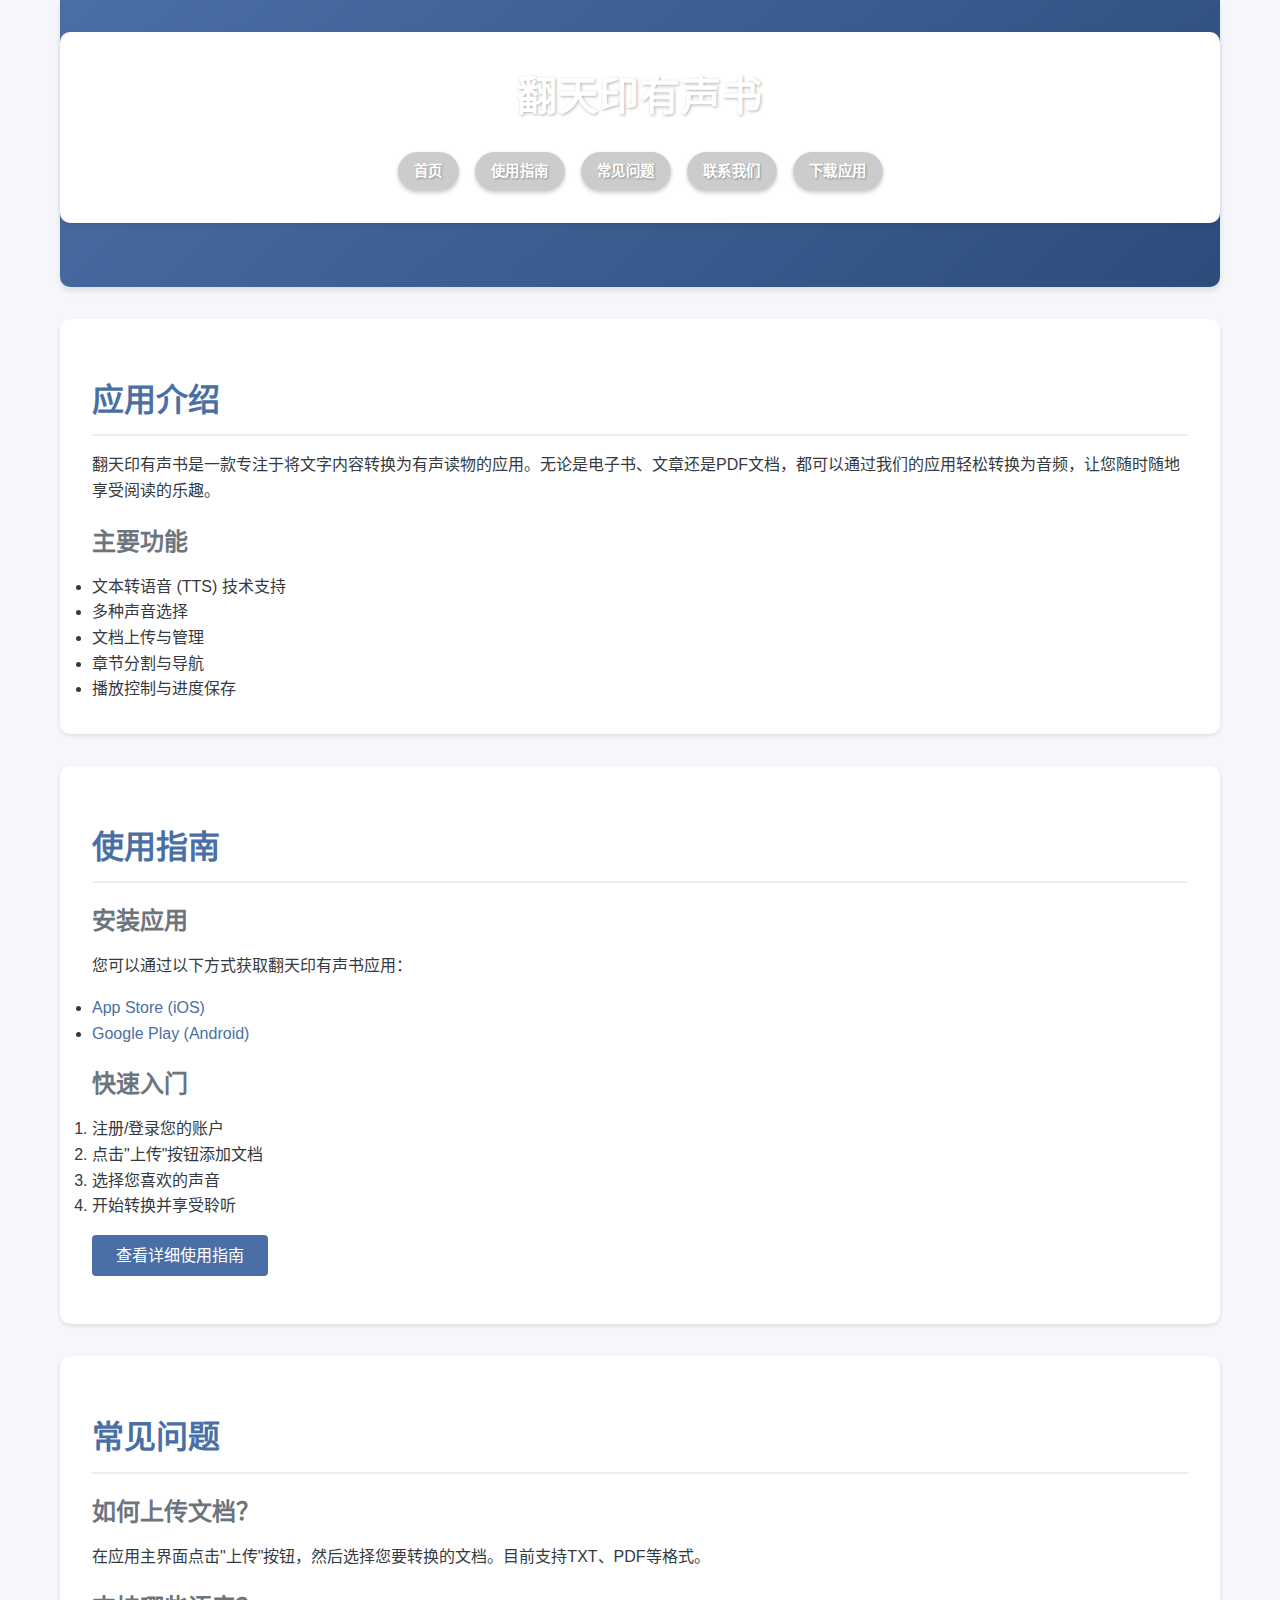
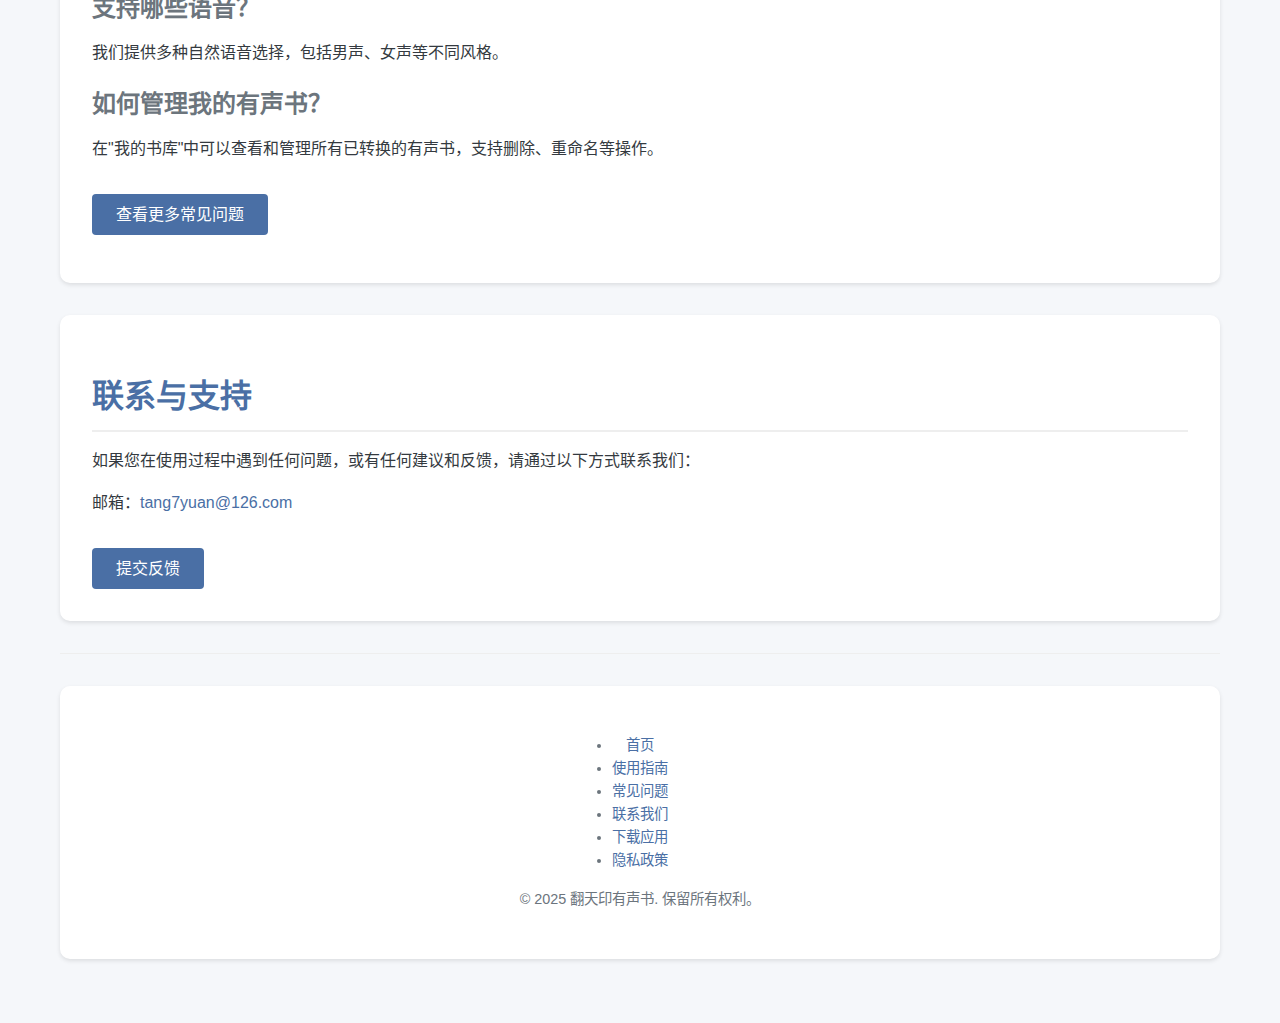
<file: index.html>
<!DOCTYPE html>
<html lang="zh-CN">

<head>
    <meta charset="UTF-8">
    <meta name="viewport" content="width=device-width, initial-scale=1.0">
    <title>翻天印有声书 - 有声书应用技术支持</title>
    <link rel="stylesheet" href="styles.css">
</head>

<body>
    <header>
        <div class="container">
            <div class="logo">
                <h1>翻天印有声书</h1>
            </div>
            <nav>
                <ul>
                    <li><a href="index.html">首页</a></li>
                    <li><a href="guide.html">使用指南</a></li>
                    <li><a href="faq.html">常见问题</a></li>
                    <li><a href="contact.html">联系我们</a></li>
                    <li><a href="download.html">下载应用</a></li>
                </ul>
            </nav>
        </div>
    </header>
    
    <main>

    <div class="container">
        <h2>应用介绍</h2>
        <p>翻天印有声书是一款专注于将文字内容转换为有声读物的应用。无论是电子书、文章还是PDF文档，都可以通过我们的应用轻松转换为音频，让您随时随地享受阅读的乐趣。</p>

        <h3>主要功能</h3>
        <ul>
            <li>文本转语音 (TTS) 技术支持</li>
            <li>多种声音选择</li>
            <li>文档上传与管理</li>
            <li>章节分割与导航</li>
            <li>播放控制与进度保存</li>
        </ul>
    </div>

    <div class="container">
        <h2>使用指南</h2>
        <h3>安装应用</h3>
        <p>您可以通过以下方式获取翻天印有声书应用：</p>
        <ul>
            <li><a href="#">App Store (iOS)</a></li>
            <li><a href="#">Google Play (Android)</a></li>
        </ul>

        <h3>快速入门</h3>
        <ol>
            <li>注册/登录您的账户</li>
            <li>点击"上传"按钮添加文档</li>
            <li>选择您喜欢的声音</li>
            <li>开始转换并享受聆听</li>
        </ol>
        <p><a href="guide.html" class="button">查看详细使用指南</a></p>
    </div>

    <div class="container">
        <h2>常见问题</h2>
        <h3>如何上传文档？</h3>
        <p>在应用主界面点击"上传"按钮，然后选择您要转换的文档。目前支持TXT、PDF等格式。</p>

        <h3>支持哪些语音？</h3>
        <p>我们提供多种自然语音选择，包括男声、女声等不同风格。</p>

        <h3>如何管理我的有声书？</h3>
        <p>在"我的书库"中可以查看和管理所有已转换的有声书，支持删除、重命名等操作。</p>

        <p><a href="faq.html" class="button">查看更多常见问题</a></p>
    </div>

    <div class="container">
        <h2>联系与支持</h2>
        <p>如果您在使用过程中遇到任何问题，或有任何建议和反馈，请通过以下方式联系我们：</p>
        <p>邮箱：<a href="mailto:tang7yuan@126.com">tang7yuan@126.com</a></p>

        <a href="contact.html" class="button">提交反馈</a>
    </div>

    </main>
    
    <footer>
        <div class="container">
            <div class="footer-links">
                <ul>
                    <li><a href="index.html">首页</a></li>
                    <li><a href="guide.html">使用指南</a></li>
                    <li><a href="faq.html">常见问题</a></li>
                    <li><a href="contact.html">联系我们</a></li>
                    <li><a href="download.html">下载应用</a></li>
                    <li><a href="privacy-policy.html">隐私政策</a></li>
                </ul>
            </div>
            <p class="copyright">&copy; 2025 翻天印有声书. 保留所有权利。</p>
        </div>
    </footer>
    <script src="scripts.js"></script>
</body>

</html>
</file>
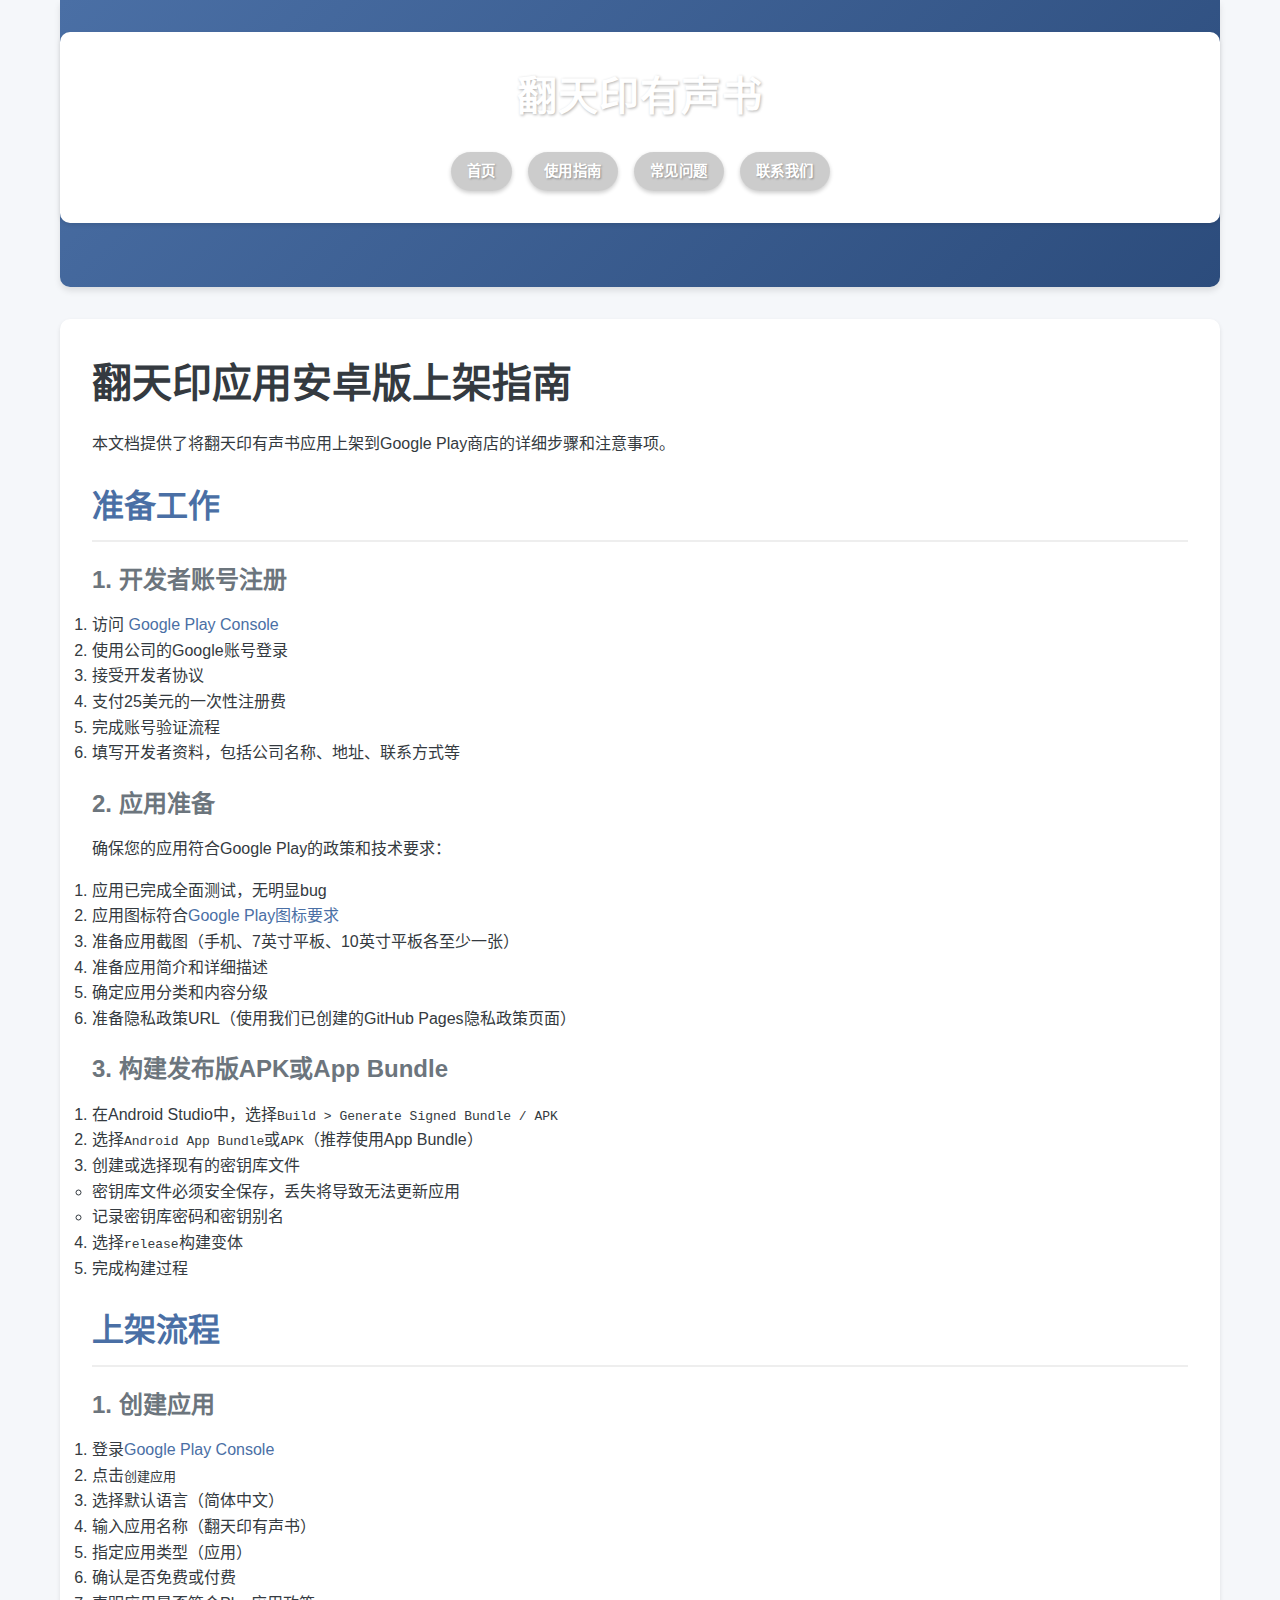
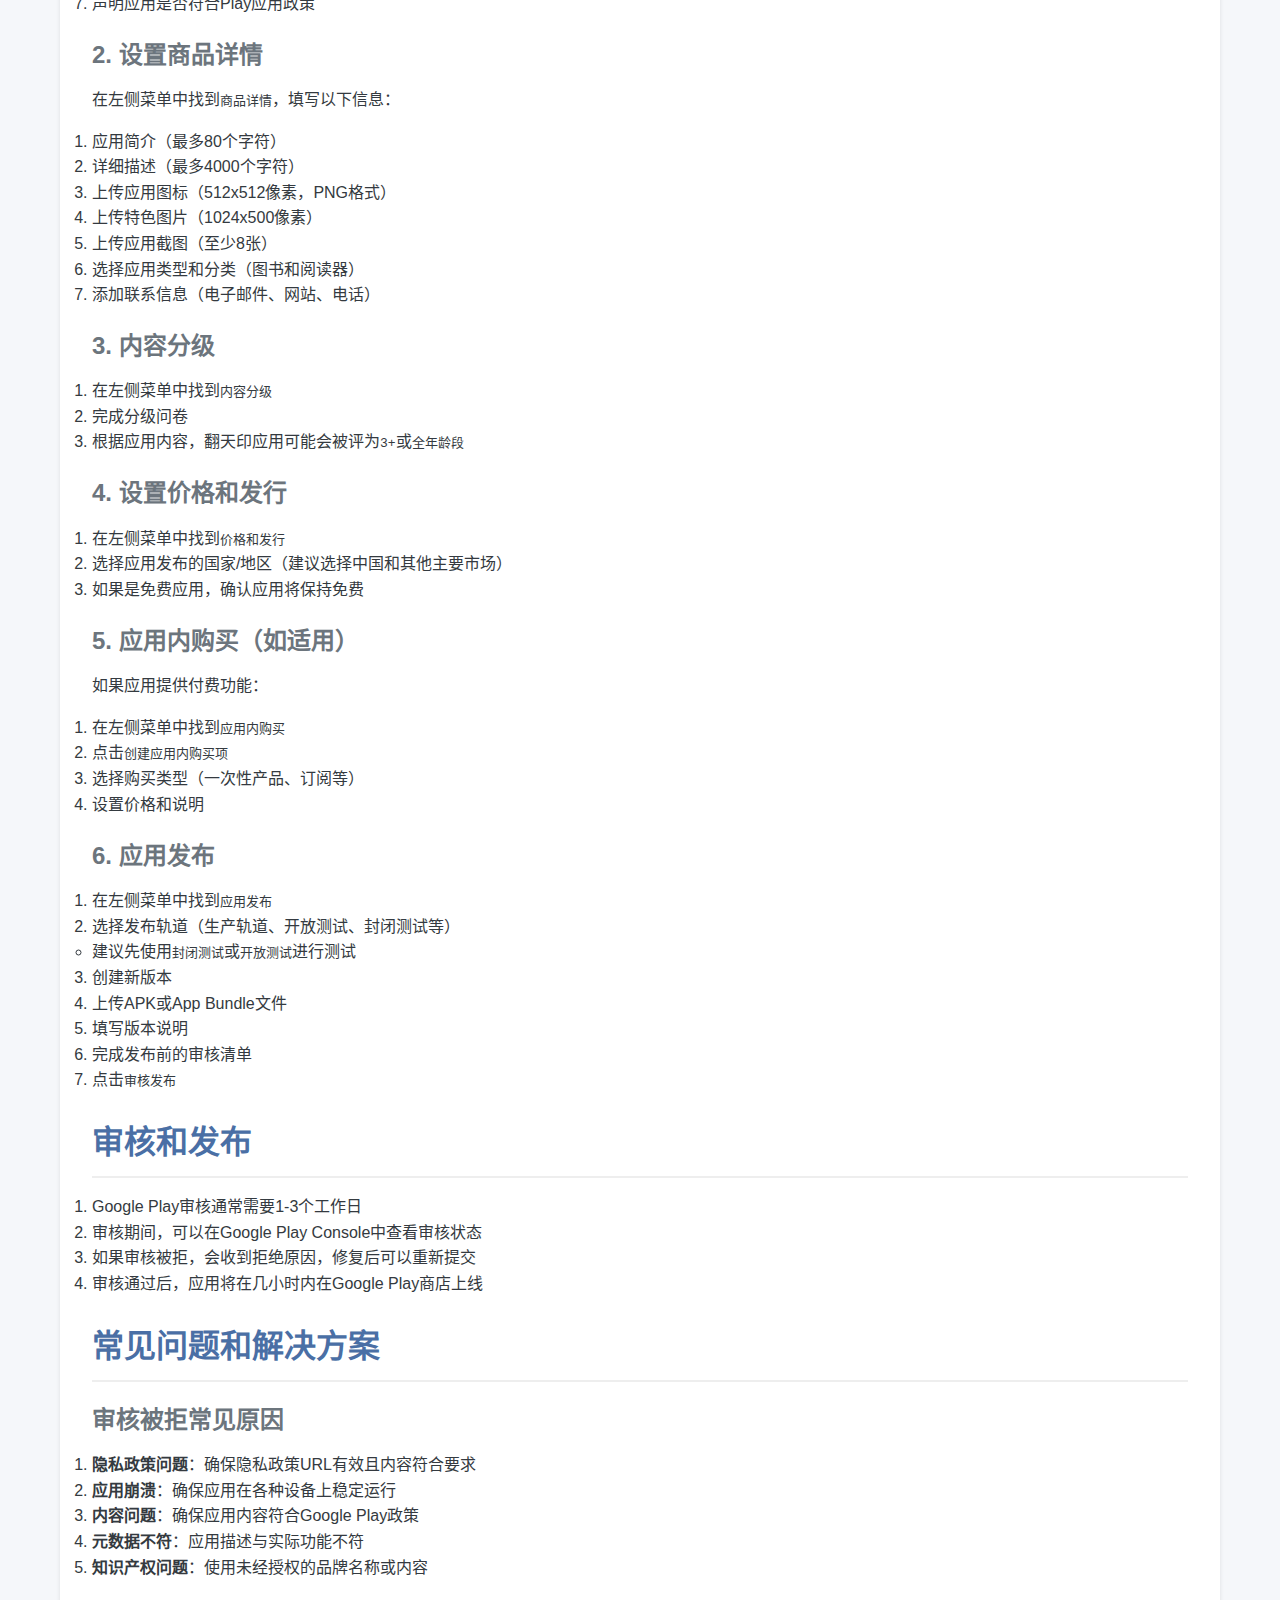
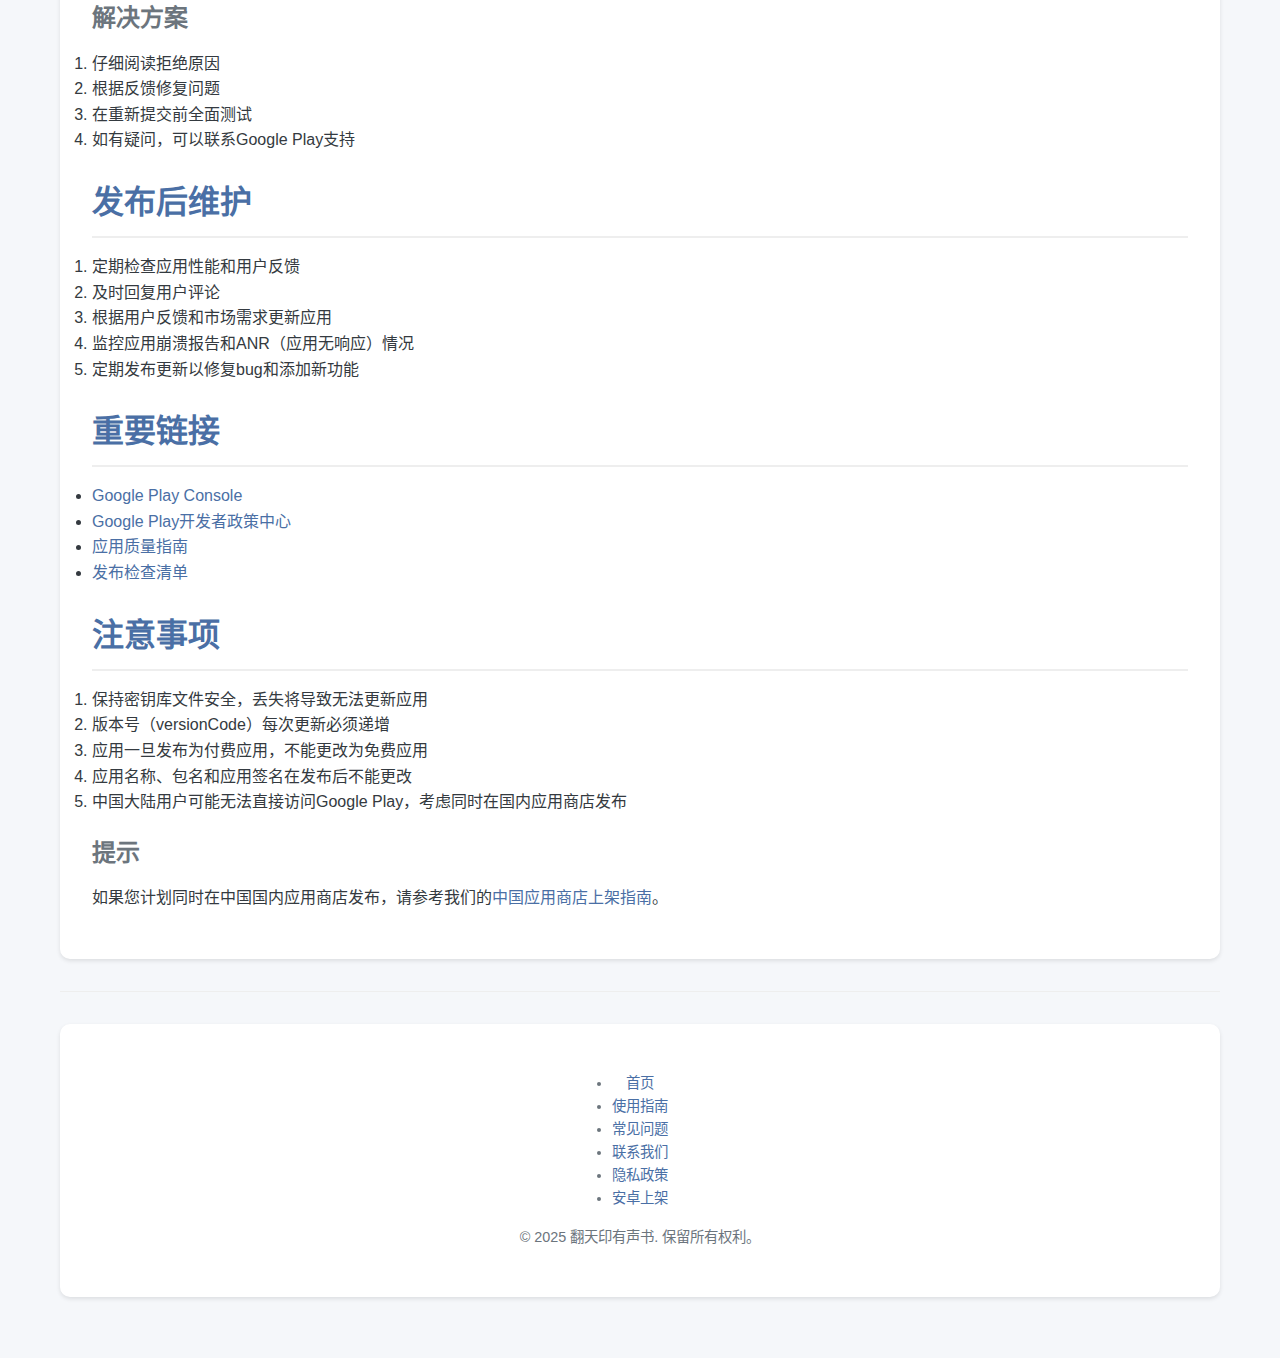
<file: android-publish.html>
<!DOCTYPE html>
<html lang="zh-CN">
<head>
    <meta charset="UTF-8">
    <meta name="viewport" content="width=device-width, initial-scale=1.0">
    <title>安卓版本上架指南 - 翻天印有声书</title>
    <meta name="description" content="翻天印有声书应用安卓版上架到Google Play商店的详细步骤和注意事项">
    <link rel="stylesheet" href="styles.css">
</head>
<body>
    <header>
        <div class="container">
            <div class="logo">
                <h1>翻天印有声书</h1>
            </div>
            <nav>
                <ul>
                    <li><a href="index.html">首页</a></li>
                    <li><a href="guide.html">使用指南</a></li>
                    <li><a href="faq.html">常见问题</a></li>
                    <li><a href="contact.html">联系我们</a></li>
                </ul>
            </nav>
        </div>
    </header>

    <main class="container">
        <section class="content-section">
            <h1>翻天印应用安卓版上架指南</h1>
            <p>本文档提供了将翻天印有声书应用上架到Google Play商店的详细步骤和注意事项。</p>

            <h2>准备工作</h2>

            <h3>1. 开发者账号注册</h3>
            <ol>
                <li>访问 <a href="https://play.google.com/console/signup" target="_blank">Google Play Console</a></li>
                <li>使用公司的Google账号登录</li>
                <li>接受开发者协议</li>
                <li>支付25美元的一次性注册费</li>
                <li>完成账号验证流程</li>
                <li>填写开发者资料，包括公司名称、地址、联系方式等</li>
            </ol>

            <h3>2. 应用准备</h3>
            <p>确保您的应用符合Google Play的政策和技术要求：</p>
            <ol>
                <li>应用已完成全面测试，无明显bug</li>
                <li>应用图标符合<a href="https://developer.android.com/google-play/resources/icon-design-specifications" target="_blank">Google Play图标要求</a></li>
                <li>准备应用截图（手机、7英寸平板、10英寸平板各至少一张）</li>
                <li>准备应用简介和详细描述</li>
                <li>确定应用分类和内容分级</li>
                <li>准备隐私政策URL（使用我们已创建的GitHub Pages隐私政策页面）</li>
            </ol>

            <h3>3. 构建发布版APK或App Bundle</h3>
            <ol>
                <li>在Android Studio中，选择<code>Build > Generate Signed Bundle / APK</code></li>
                <li>选择<code>Android App Bundle</code>或<code>APK</code>（推荐使用App Bundle）</li>
                <li>创建或选择现有的密钥库文件
                    <ul>
                        <li>密钥库文件必须安全保存，丢失将导致无法更新应用</li>
                        <li>记录密钥库密码和密钥别名</li>
                    </ul>
                </li>
                <li>选择<code>release</code>构建变体</li>
                <li>完成构建过程</li>
            </ol>

            <h2>上架流程</h2>

            <h3>1. 创建应用</h3>
            <ol>
                <li>登录<a href="https://play.google.com/console" target="_blank">Google Play Console</a></li>
                <li>点击<code>创建应用</code></li>
                <li>选择默认语言（简体中文）</li>
                <li>输入应用名称（翻天印有声书）</li>
                <li>指定应用类型（应用）</li>
                <li>确认是否免费或付费</li>
                <li>声明应用是否符合Play应用政策</li>
            </ol>

            <h3>2. 设置商品详情</h3>
            <p>在左侧菜单中找到<code>商品详情</code>，填写以下信息：</p>
            <ol>
                <li>应用简介（最多80个字符）</li>
                <li>详细描述（最多4000个字符）</li>
                <li>上传应用图标（512x512像素，PNG格式）</li>
                <li>上传特色图片（1024x500像素）</li>
                <li>上传应用截图（至少8张）</li>
                <li>选择应用类型和分类（图书和阅读器）</li>
                <li>添加联系信息（电子邮件、网站、电话）</li>
            </ol>

            <h3>3. 内容分级</h3>
            <ol>
                <li>在左侧菜单中找到<code>内容分级</code></li>
                <li>完成分级问卷</li>
                <li>根据应用内容，翻天印应用可能会被评为<code>3+</code>或<code>全年龄段</code></li>
            </ol>

            <h3>4. 设置价格和发行</h3>
            <ol>
                <li>在左侧菜单中找到<code>价格和发行</code></li>
                <li>选择应用发布的国家/地区（建议选择中国和其他主要市场）</li>
                <li>如果是免费应用，确认应用将保持免费</li>
            </ol>

            <h3>5. 应用内购买（如适用）</h3>
            <p>如果应用提供付费功能：</p>
            <ol>
                <li>在左侧菜单中找到<code>应用内购买</code></li>
                <li>点击<code>创建应用内购买项</code></li>
                <li>选择购买类型（一次性产品、订阅等）</li>
                <li>设置价格和说明</li>
            </ol>

            <h3>6. 应用发布</h3>
            <ol>
                <li>在左侧菜单中找到<code>应用发布</code></li>
                <li>选择发布轨道（生产轨道、开放测试、封闭测试等）
                    <ul>
                        <li>建议先使用<code>封闭测试</code>或<code>开放测试</code>进行测试</li>
                    </ul>
                </li>
                <li>创建新版本</li>
                <li>上传APK或App Bundle文件</li>
                <li>填写版本说明</li>
                <li>完成发布前的审核清单</li>
                <li>点击<code>审核发布</code></li>
            </ol>

            <h2>审核和发布</h2>
            <ol>
                <li>Google Play审核通常需要1-3个工作日</li>
                <li>审核期间，可以在Google Play Console中查看审核状态</li>
                <li>如果审核被拒，会收到拒绝原因，修复后可以重新提交</li>
                <li>审核通过后，应用将在几小时内在Google Play商店上线</li>
            </ol>

            <h2>常见问题和解决方案</h2>

            <h3>审核被拒常见原因</h3>
            <ol>
                <li><strong>隐私政策问题</strong>：确保隐私政策URL有效且内容符合要求</li>
                <li><strong>应用崩溃</strong>：确保应用在各种设备上稳定运行</li>
                <li><strong>内容问题</strong>：确保应用内容符合Google Play政策</li>
                <li><strong>元数据不符</strong>：应用描述与实际功能不符</li>
                <li><strong>知识产权问题</strong>：使用未经授权的品牌名称或内容</li>
            </ol>

            <h3>解决方案</h3>
            <ol>
                <li>仔细阅读拒绝原因</li>
                <li>根据反馈修复问题</li>
                <li>在重新提交前全面测试</li>
                <li>如有疑问，可以联系Google Play支持</li>
            </ol>

            <h2>发布后维护</h2>
            <ol>
                <li>定期检查应用性能和用户反馈</li>
                <li>及时回复用户评论</li>
                <li>根据用户反馈和市场需求更新应用</li>
                <li>监控应用崩溃报告和ANR（应用无响应）情况</li>
                <li>定期发布更新以修复bug和添加新功能</li>
            </ol>

            <h2>重要链接</h2>
            <ul>
                <li><a href="https://play.google.com/console" target="_blank">Google Play Console</a></li>
                <li><a href="https://play.google.com/about/developer-content-policy/" target="_blank">Google Play开发者政策中心</a></li>
                <li><a href="https://developer.android.com/quality" target="_blank">应用质量指南</a></li>
                <li><a href="https://developer.android.com/distribute/best-practices/launch/launch-checklist" target="_blank">发布检查清单</a></li>
            </ul>

            <h2>注意事项</h2>
            <ol>
                <li>保持密钥库文件安全，丢失将导致无法更新应用</li>
                <li>版本号（versionCode）每次更新必须递增</li>
                <li>应用一旦发布为付费应用，不能更改为免费应用</li>
                <li>应用名称、包名和应用签名在发布后不能更改</li>
                <li>中国大陆用户可能无法直接访问Google Play，考虑同时在国内应用商店发布</li>
            </ol>

            <div class="note-box">
                <h3>提示</h3>
                <p>如果您计划同时在中国国内应用商店发布，请参考我们的<a href="china-publish.html">中国应用商店上架指南</a>。</p>
            </div>
        </section>
    </main>

    <footer>
        <div class="container">
            <div class="footer-links">
                <ul>
                    <li><a href="index.html">首页</a></li>
                    <li><a href="guide.html">使用指南</a></li>
                    <li><a href="faq.html">常见问题</a></li>
                    <li><a href="contact.html">联系我们</a></li>
                    <li><a href="privacy-policy.html">隐私政策</a></li>
                    <li><a href="android-publish.html">安卓上架</a></li>
                </ul>
            </div>
            <p class="copyright">&copy; 2025 翻天印有声书. 保留所有权利。</p>
        </div>
    </footer>
    <script src="scripts.js"></script>
</body>
</html>
</file>
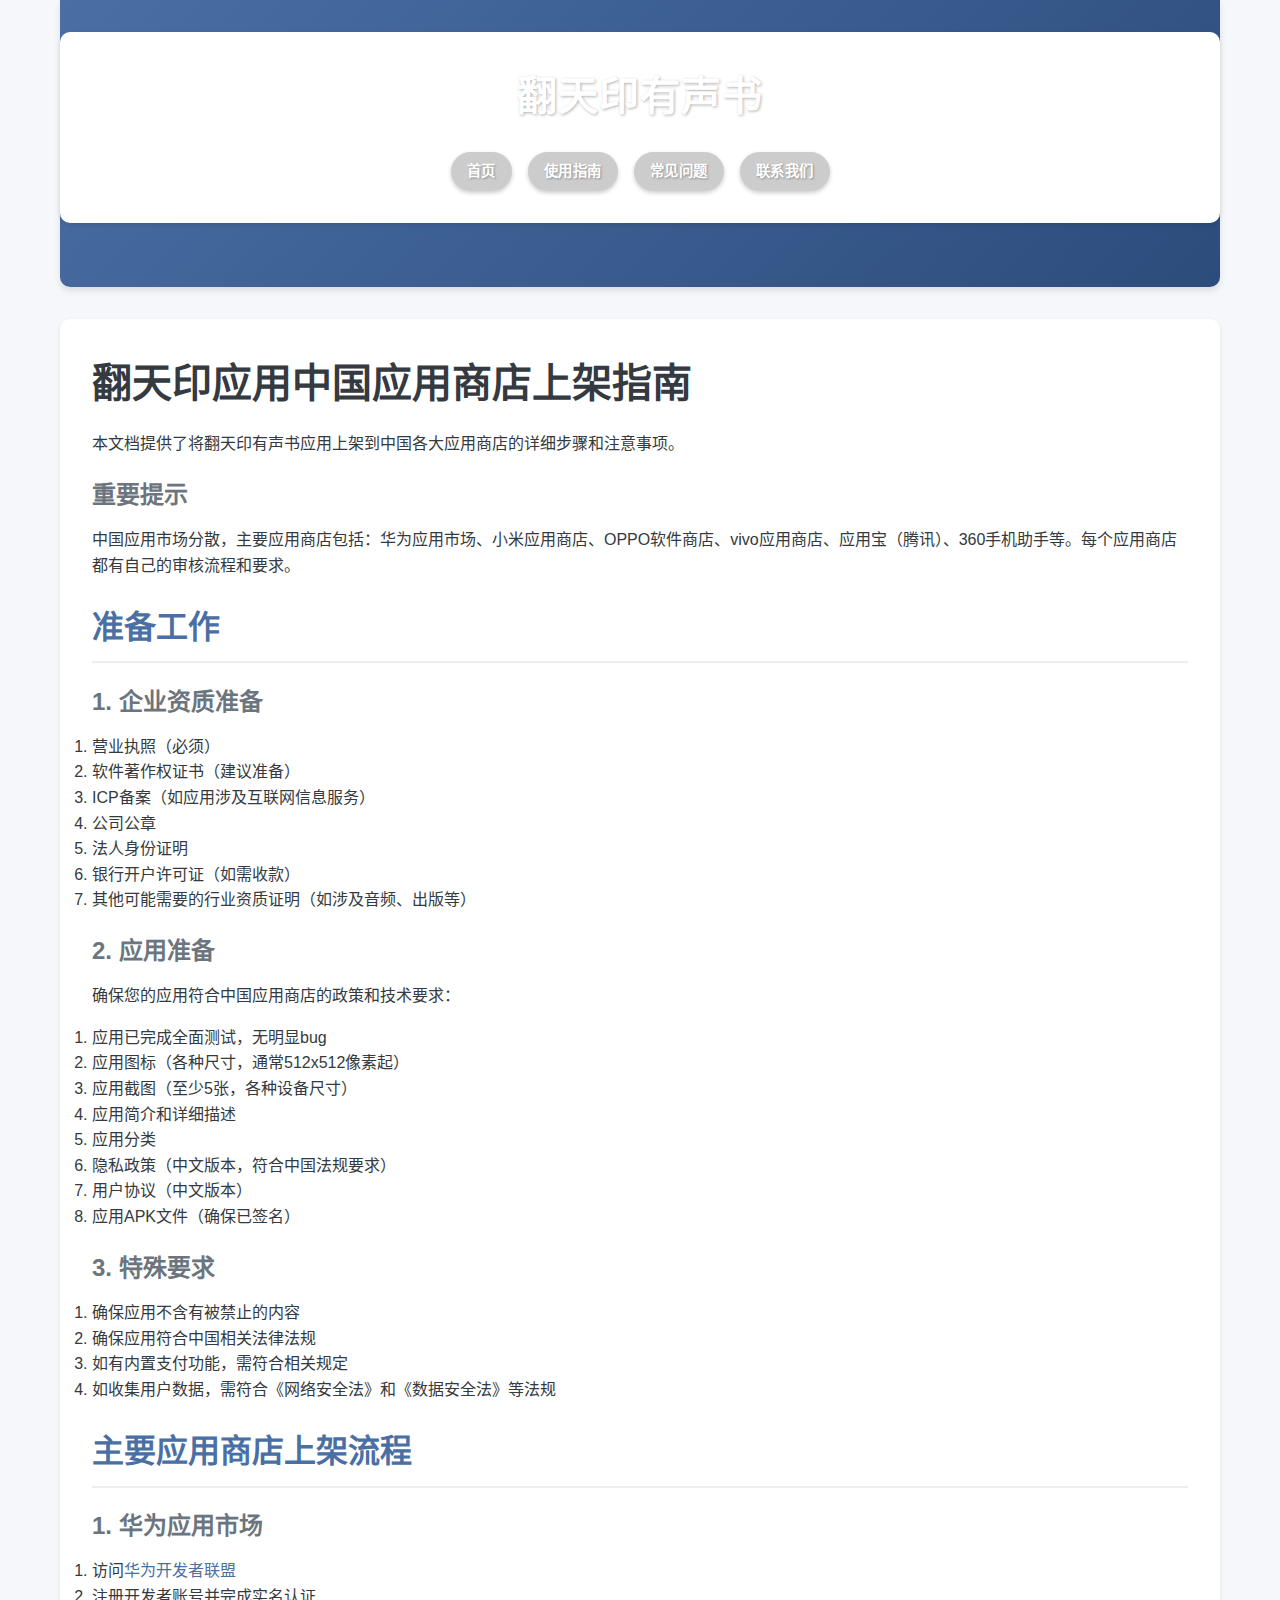
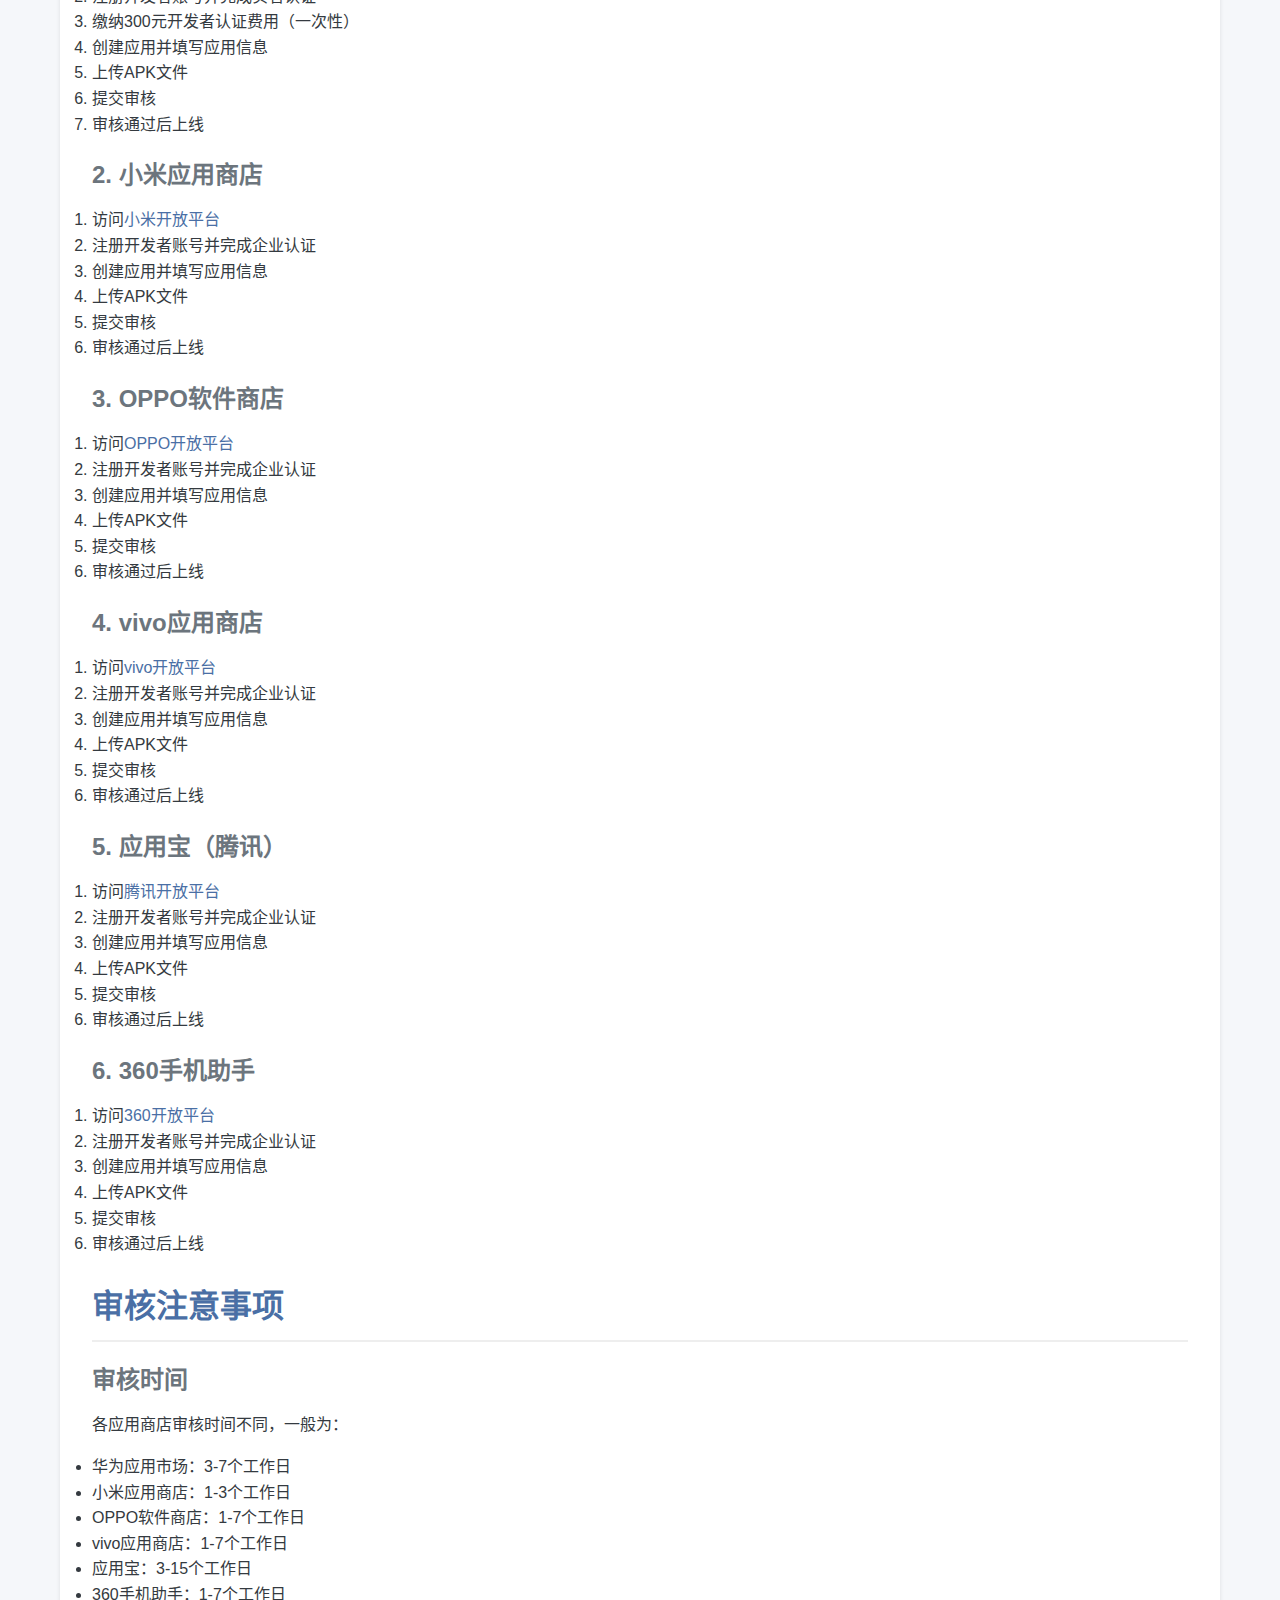
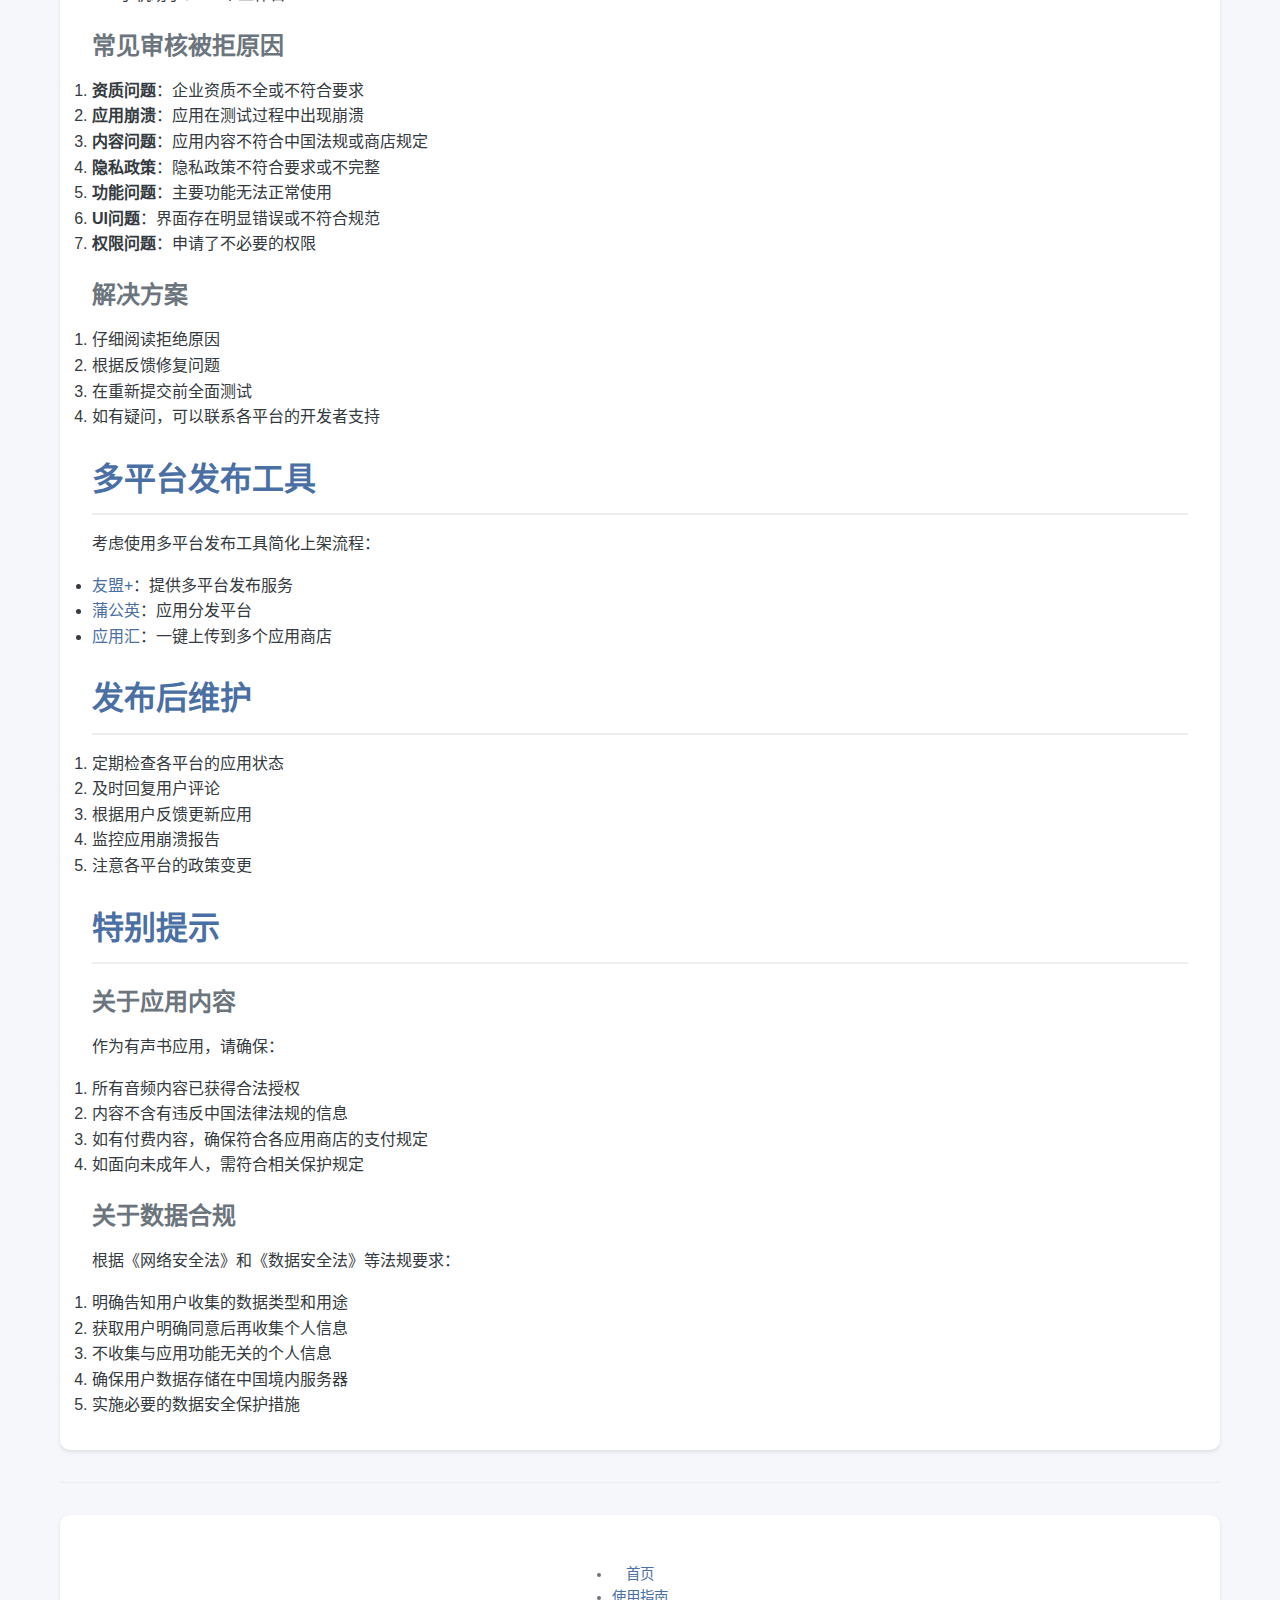
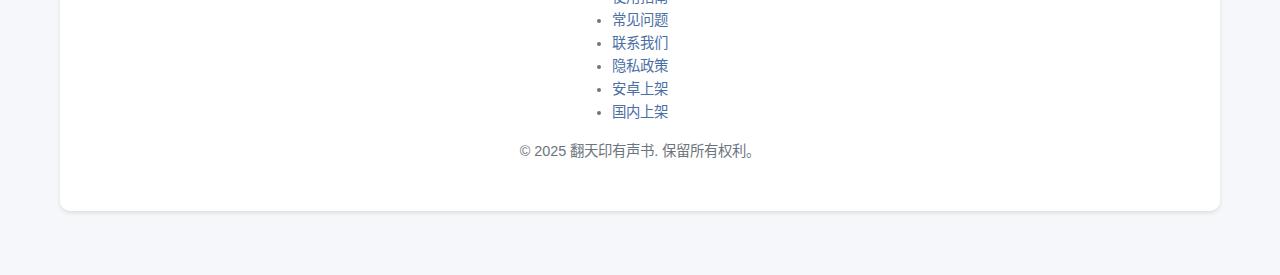
<file: china-publish.html>
<!DOCTYPE html>
<html lang="zh-CN">
<head>
    <meta charset="UTF-8">
    <meta name="viewport" content="width=device-width, initial-scale=1.0">
    <title>中国应用商店上架指南 - 翻天印有声书</title>
    <meta name="description" content="翻天印有声书应用在中国各大应用商店上架的详细步骤和注意事项">
    <link rel="stylesheet" href="styles.css">
</head>
<body>
    <header>
        <div class="container">
            <div class="logo">
                <h1>翻天印有声书</h1>
            </div>
            <nav>
                <ul>
                    <li><a href="index.html">首页</a></li>
                    <li><a href="guide.html">使用指南</a></li>
                    <li><a href="faq.html">常见问题</a></li>
                    <li><a href="contact.html">联系我们</a></li>
                </ul>
            </nav>
        </div>
    </header>

    <main class="container">
        <section class="content-section">
            <h1>翻天印应用中国应用商店上架指南</h1>
            <p>本文档提供了将翻天印有声书应用上架到中国各大应用商店的详细步骤和注意事项。</p>

            <div class="note-box">
                <h3>重要提示</h3>
                <p>中国应用市场分散，主要应用商店包括：华为应用市场、小米应用商店、OPPO软件商店、vivo应用商店、应用宝（腾讯）、360手机助手等。每个应用商店都有自己的审核流程和要求。</p>
            </div>

            <h2>准备工作</h2>

            <h3>1. 企业资质准备</h3>
            <ol>
                <li>营业执照（必须）</li>
                <li>软件著作权证书（建议准备）</li>
                <li>ICP备案（如应用涉及互联网信息服务）</li>
                <li>公司公章</li>
                <li>法人身份证明</li>
                <li>银行开户许可证（如需收款）</li>
                <li>其他可能需要的行业资质证明（如涉及音频、出版等）</li>
            </ol>

            <h3>2. 应用准备</h3>
            <p>确保您的应用符合中国应用商店的政策和技术要求：</p>
            <ol>
                <li>应用已完成全面测试，无明显bug</li>
                <li>应用图标（各种尺寸，通常512x512像素起）</li>
                <li>应用截图（至少5张，各种设备尺寸）</li>
                <li>应用简介和详细描述</li>
                <li>应用分类</li>
                <li>隐私政策（中文版本，符合中国法规要求）</li>
                <li>用户协议（中文版本）</li>
                <li>应用APK文件（确保已签名）</li>
            </ol>

            <h3>3. 特殊要求</h3>
            <ol>
                <li>确保应用不含有被禁止的内容</li>
                <li>确保应用符合中国相关法律法规</li>
                <li>如有内置支付功能，需符合相关规定</li>
                <li>如收集用户数据，需符合《网络安全法》和《数据安全法》等法规</li>
            </ol>

            <h2>主要应用商店上架流程</h2>

            <h3>1. 华为应用市场</h3>
            <ol>
                <li>访问<a href="https://developer.huawei.com/consumer/cn/" target="_blank">华为开发者联盟</a></li>
                <li>注册开发者账号并完成实名认证</li>
                <li>缴纳300元开发者认证费用（一次性）</li>
                <li>创建应用并填写应用信息</li>
                <li>上传APK文件</li>
                <li>提交审核</li>
                <li>审核通过后上线</li>
            </ol>

            <h3>2. 小米应用商店</h3>
            <ol>
                <li>访问<a href="https://dev.mi.com/console/" target="_blank">小米开放平台</a></li>
                <li>注册开发者账号并完成企业认证</li>
                <li>创建应用并填写应用信息</li>
                <li>上传APK文件</li>
                <li>提交审核</li>
                <li>审核通过后上线</li>
            </ol>

            <h3>3. OPPO软件商店</h3>
            <ol>
                <li>访问<a href="https://open.oppomobile.com/" target="_blank">OPPO开放平台</a></li>
                <li>注册开发者账号并完成企业认证</li>
                <li>创建应用并填写应用信息</li>
                <li>上传APK文件</li>
                <li>提交审核</li>
                <li>审核通过后上线</li>
            </ol>

            <h3>4. vivo应用商店</h3>
            <ol>
                <li>访问<a href="https://dev.vivo.com.cn/" target="_blank">vivo开放平台</a></li>
                <li>注册开发者账号并完成企业认证</li>
                <li>创建应用并填写应用信息</li>
                <li>上传APK文件</li>
                <li>提交审核</li>
                <li>审核通过后上线</li>
            </ol>

            <h3>5. 应用宝（腾讯）</h3>
            <ol>
                <li>访问<a href="https://open.qq.com/" target="_blank">腾讯开放平台</a></li>
                <li>注册开发者账号并完成企业认证</li>
                <li>创建应用并填写应用信息</li>
                <li>上传APK文件</li>
                <li>提交审核</li>
                <li>审核通过后上线</li>
            </ol>

            <h3>6. 360手机助手</h3>
            <ol>
                <li>访问<a href="http://dev.360.cn/" target="_blank">360开放平台</a></li>
                <li>注册开发者账号并完成企业认证</li>
                <li>创建应用并填写应用信息</li>
                <li>上传APK文件</li>
                <li>提交审核</li>
                <li>审核通过后上线</li>
            </ol>

            <h2>审核注意事项</h2>

            <h3>审核时间</h3>
            <p>各应用商店审核时间不同，一般为：</p>
            <ul>
                <li>华为应用市场：3-7个工作日</li>
                <li>小米应用商店：1-3个工作日</li>
                <li>OPPO软件商店：1-7个工作日</li>
                <li>vivo应用商店：1-7个工作日</li>
                <li>应用宝：3-15个工作日</li>
                <li>360手机助手：1-7个工作日</li>
            </ul>

            <h3>常见审核被拒原因</h3>
            <ol>
                <li><strong>资质问题</strong>：企业资质不全或不符合要求</li>
                <li><strong>应用崩溃</strong>：应用在测试过程中出现崩溃</li>
                <li><strong>内容问题</strong>：应用内容不符合中国法规或商店规定</li>
                <li><strong>隐私政策</strong>：隐私政策不符合要求或不完整</li>
                <li><strong>功能问题</strong>：主要功能无法正常使用</li>
                <li><strong>UI问题</strong>：界面存在明显错误或不符合规范</li>
                <li><strong>权限问题</strong>：申请了不必要的权限</li>
            </ol>

            <h3>解决方案</h3>
            <ol>
                <li>仔细阅读拒绝原因</li>
                <li>根据反馈修复问题</li>
                <li>在重新提交前全面测试</li>
                <li>如有疑问，可以联系各平台的开发者支持</li>
            </ol>

            <h2>多平台发布工具</h2>
            <p>考虑使用多平台发布工具简化上架流程：</p>
            <ul>
                <li><a href="https://www.umeng.com/" target="_blank">友盟+</a>：提供多平台发布服务</li>
                <li><a href="https://www.pgyer.com/" target="_blank">蒲公英</a>：应用分发平台</li>
                <li><a href="https://www.appchina.com/dev" target="_blank">应用汇</a>：一键上传到多个应用商店</li>
            </ul>

            <h2>发布后维护</h2>
            <ol>
                <li>定期检查各平台的应用状态</li>
                <li>及时回复用户评论</li>
                <li>根据用户反馈更新应用</li>
                <li>监控应用崩溃报告</li>
                <li>注意各平台的政策变更</li>
            </ol>

            <h2>特别提示</h2>
            <div class="note-box">
                <h3>关于应用内容</h3>
                <p>作为有声书应用，请确保：</p>
                <ol>
                    <li>所有音频内容已获得合法授权</li>
                    <li>内容不含有违反中国法律法规的信息</li>
                    <li>如有付费内容，确保符合各应用商店的支付规定</li>
                    <li>如面向未成年人，需符合相关保护规定</li>
                </ol>
            </div>

            <div class="note-box">
                <h3>关于数据合规</h3>
                <p>根据《网络安全法》和《数据安全法》等法规要求：</p>
                <ol>
                    <li>明确告知用户收集的数据类型和用途</li>
                    <li>获取用户明确同意后再收集个人信息</li>
                    <li>不收集与应用功能无关的个人信息</li>
                    <li>确保用户数据存储在中国境内服务器</li>
                    <li>实施必要的数据安全保护措施</li>
                </ol>
            </div>
        </section>
    </main>

    <footer>
        <div class="container">
            <div class="footer-links">
                <ul>
                    <li><a href="index.html">首页</a></li>
                    <li><a href="guide.html">使用指南</a></li>
                    <li><a href="faq.html">常见问题</a></li>
                    <li><a href="contact.html">联系我们</a></li>
                    <li><a href="privacy-policy.html">隐私政策</a></li>
                    <li><a href="android-publish.html">安卓上架</a></li>
                    <li><a href="china-publish.html">国内上架</a></li>
                </ul>
            </div>
            <p class="copyright">&copy; 2025 翻天印有声书. 保留所有权利。</p>
        </div>
    </footer>
    <script src="scripts.js"></script>
</body>
</html>
</file>
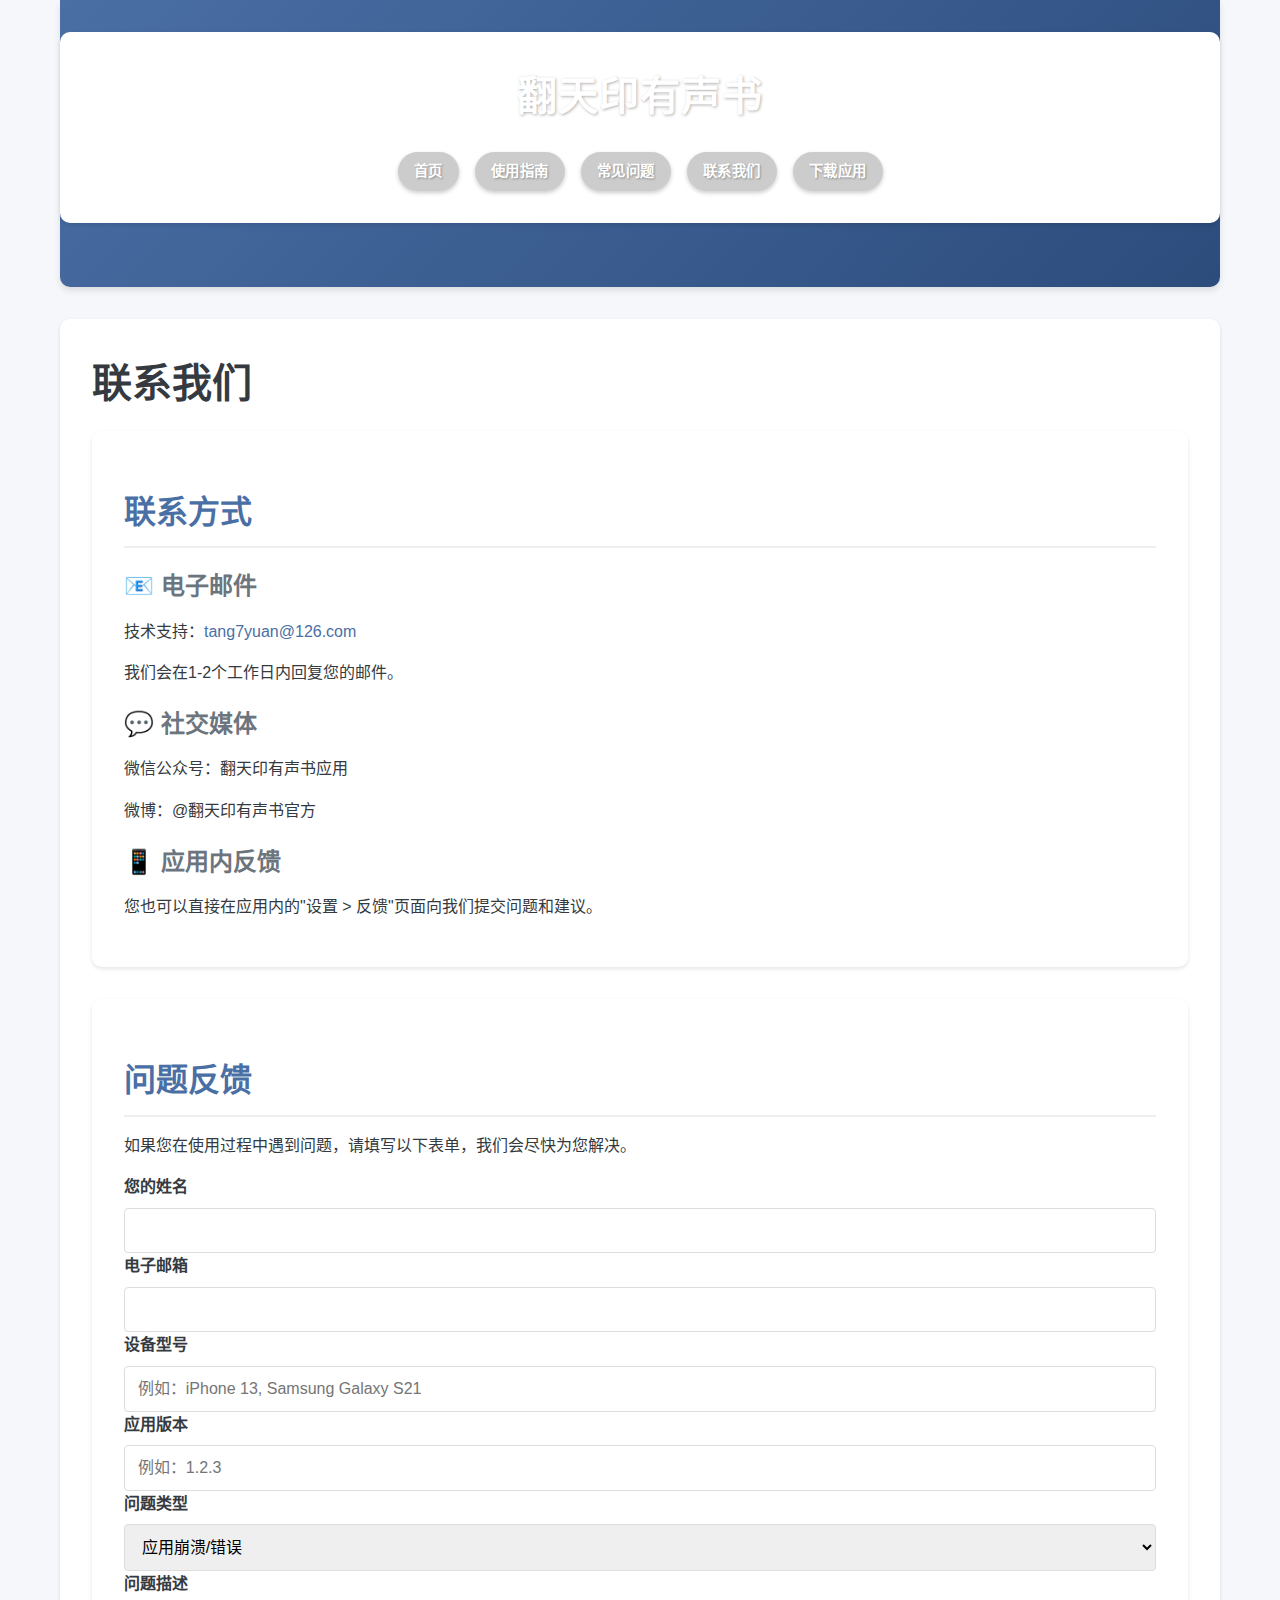
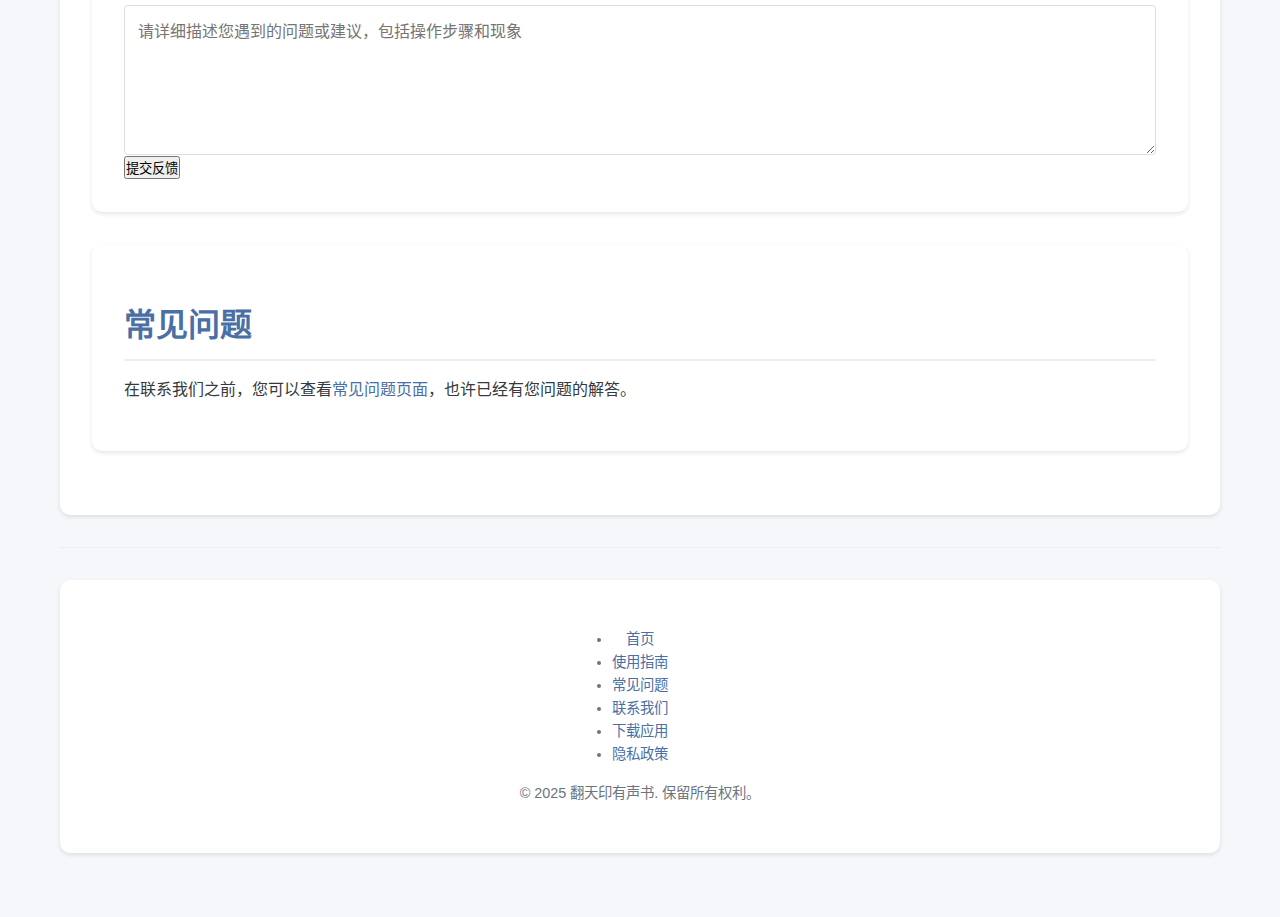
<file: contact.html>
<!DOCTYPE html>
<html lang="zh-CN">

<head>
    <meta charset="UTF-8">
    <meta name="viewport" content="width=device-width, initial-scale=1.0">
    <title>联系我们 - 翻天印有声书应用支持</title>
    <link rel="stylesheet" href="styles.css">
</head>

<body>
    <header>
        <div class="container">
            <div class="logo">
                <h1>翻天印有声书</h1>
            </div>
            <nav>
                <ul>
                    <li><a href="index.html">首页</a></li>
                    <li><a href="guide.html">使用指南</a></li>
                    <li><a href="faq.html">常见问题</a></li>
                    <li><a href="contact.html">联系我们</a></li>
                    <li><a href="download.html">下载应用</a></li>
                </ul>
            </nav>
        </div>
    </header>
    
    <main class="container">
        <h1>联系我们</h1>

    <div class="container">
        <h2>联系方式</h2>

        <div class="contact-method">
            <h3>📧 电子邮件</h3>
            <p>技术支持：<a href="mailto:tang7yuan@126.com">tang7yuan@126.com</a></p>
            <p>我们会在1-2个工作日内回复您的邮件。</p>
        </div>

        <div class="contact-method">
            <h3>💬 社交媒体</h3>
            <p>微信公众号：翻天印有声书应用</p>
            <p>微博：@翻天印有声书官方</p>
        </div>

        <div class="contact-method">
            <h3>📱 应用内反馈</h3>
            <p>您也可以直接在应用内的"设置 > 反馈"页面向我们提交问题和建议。</p>
        </div>
    </div>

    <div class="container">
        <h2>问题反馈</h2>
        <p>如果您在使用过程中遇到问题，请填写以下表单，我们会尽快为您解决。</p>

        <form id="contactForm">
            <div class="form-group">
                <label for="name">您的姓名</label>
                <input type="text" id="name" name="name" required>
            </div>

            <div class="form-group">
                <label for="email">电子邮箱</label>
                <input type="email" id="email" name="email" required>
            </div>

            <div class="form-group">
                <label for="device">设备型号</label>
                <input type="text" id="device" name="device" placeholder="例如：iPhone 13, Samsung Galaxy S21">
            </div>

            <div class="form-group">
                <label for="appVersion">应用版本</label>
                <input type="text" id="appVersion" name="appVersion" placeholder="例如：1.2.3">
            </div>

            <div class="form-group">
                <label for="issueType">问题类型</label>
                <select id="issueType" name="issueType">
                    <option value="bug">应用崩溃/错误</option>
                    <option value="feature">功能建议</option>
                    <option value="account">账户问题</option>
                    <option value="payment">支付/订阅问题</option>
                    <option value="other">其他</option>
                </select>
            </div>

            <div class="form-group">
                <label for="message">问题描述</label>
                <textarea id="message" name="message" required placeholder="请详细描述您遇到的问题或建议，包括操作步骤和现象"></textarea>
            </div>

            <button type="submit">提交反馈</button>
        </form>
    </div>

    <div class="container">
        <h2>常见问题</h2>
        <p>在联系我们之前，您可以查看<a href="faq.html">常见问题页面</a>，也许已经有您问题的解答。</p>
    </div>

    </main>

    <footer>
        <div class="container">
            <div class="footer-links">
                <ul>
                    <li><a href="index.html">首页</a></li>
                    <li><a href="guide.html">使用指南</a></li>
                    <li><a href="faq.html">常见问题</a></li>
                    <li><a href="contact.html">联系我们</a></li>
                    <li><a href="download.html">下载应用</a></li>
                    <li><a href="privacy-policy.html">隐私政策</a></li>
                </ul>
                </div>
            <p class="copyright">&copy; 2025 翻天印有声书. 保留所有权利。</p>
            </div>
    </footer>

    <script>
        // 简单的表单提交处理
        document.getElementById('contactForm').addEventListener('submit', function (e) {
            e.preventDefault();
            alert('感谢您的反馈！我们会尽快处理您的问题。');
            this.reset();
        });
    </script>
    <script src="scripts.js"></script>
</body>

</html>
</file>
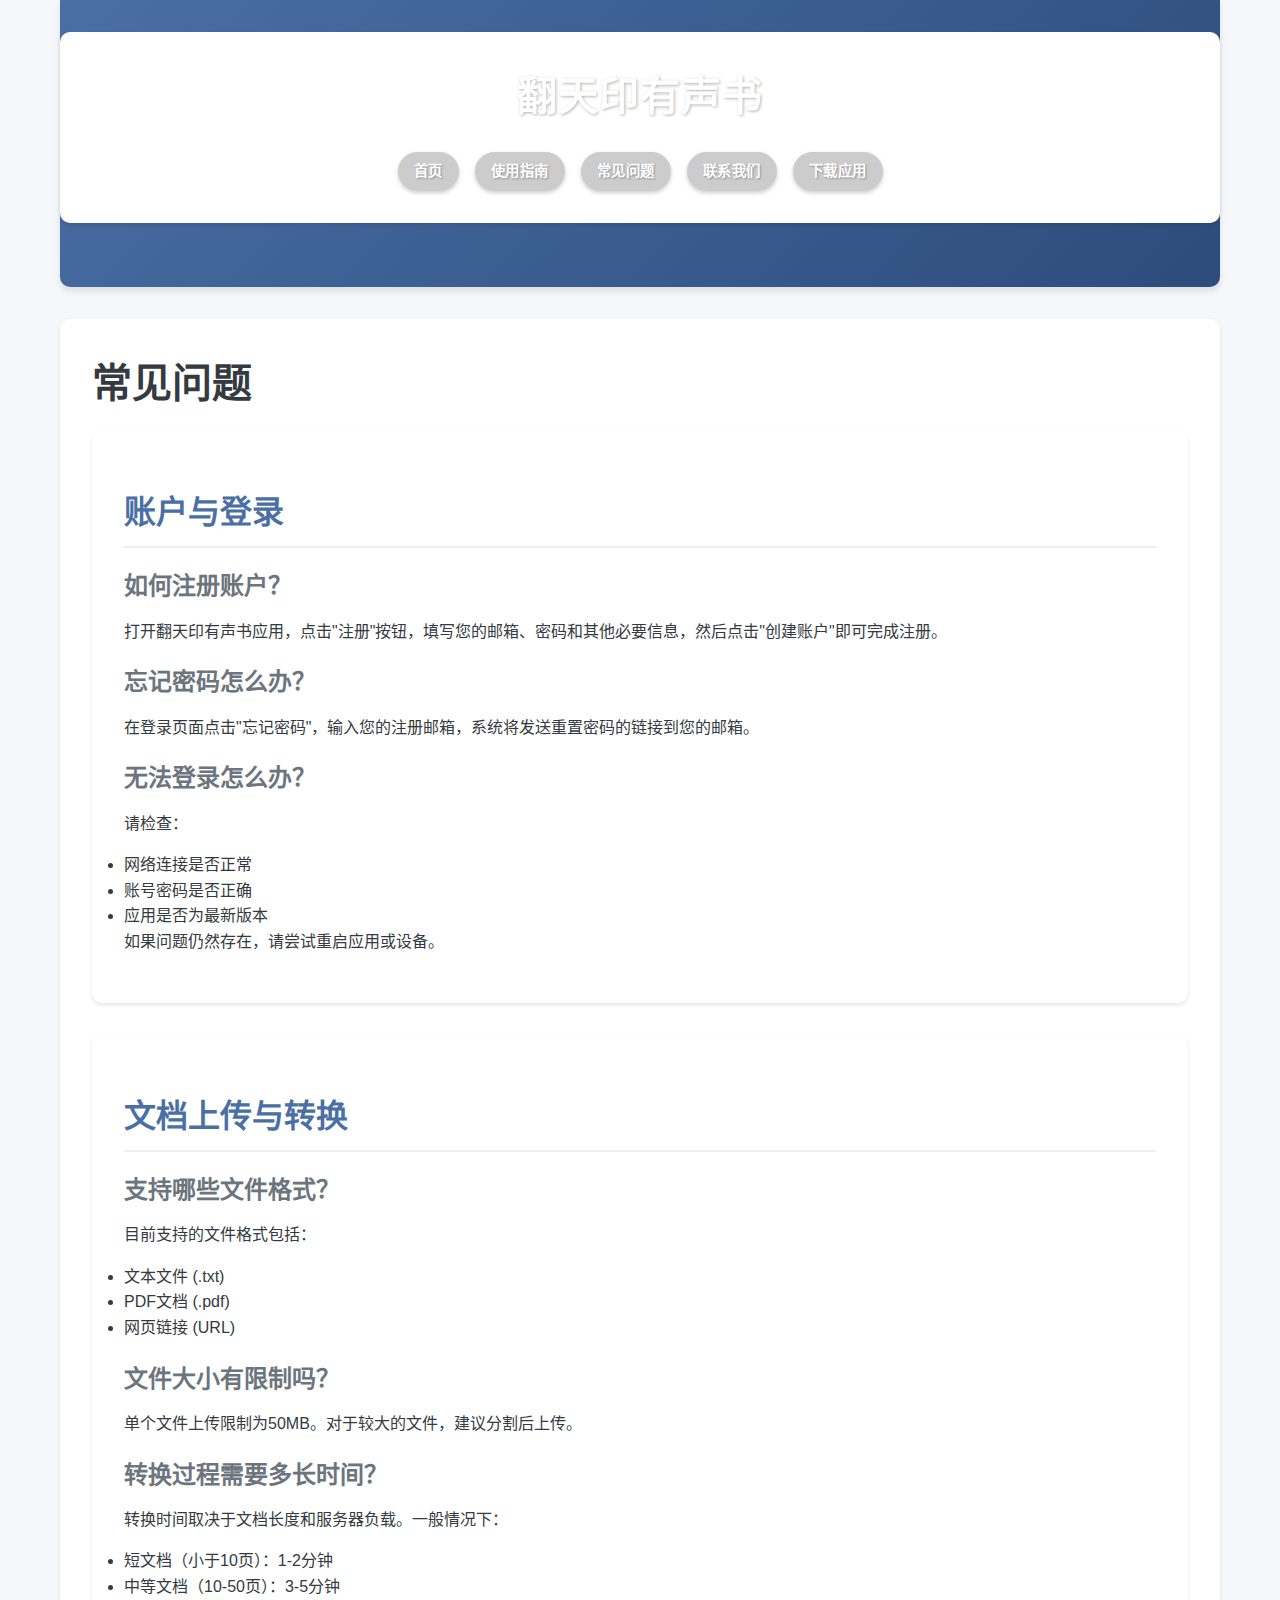
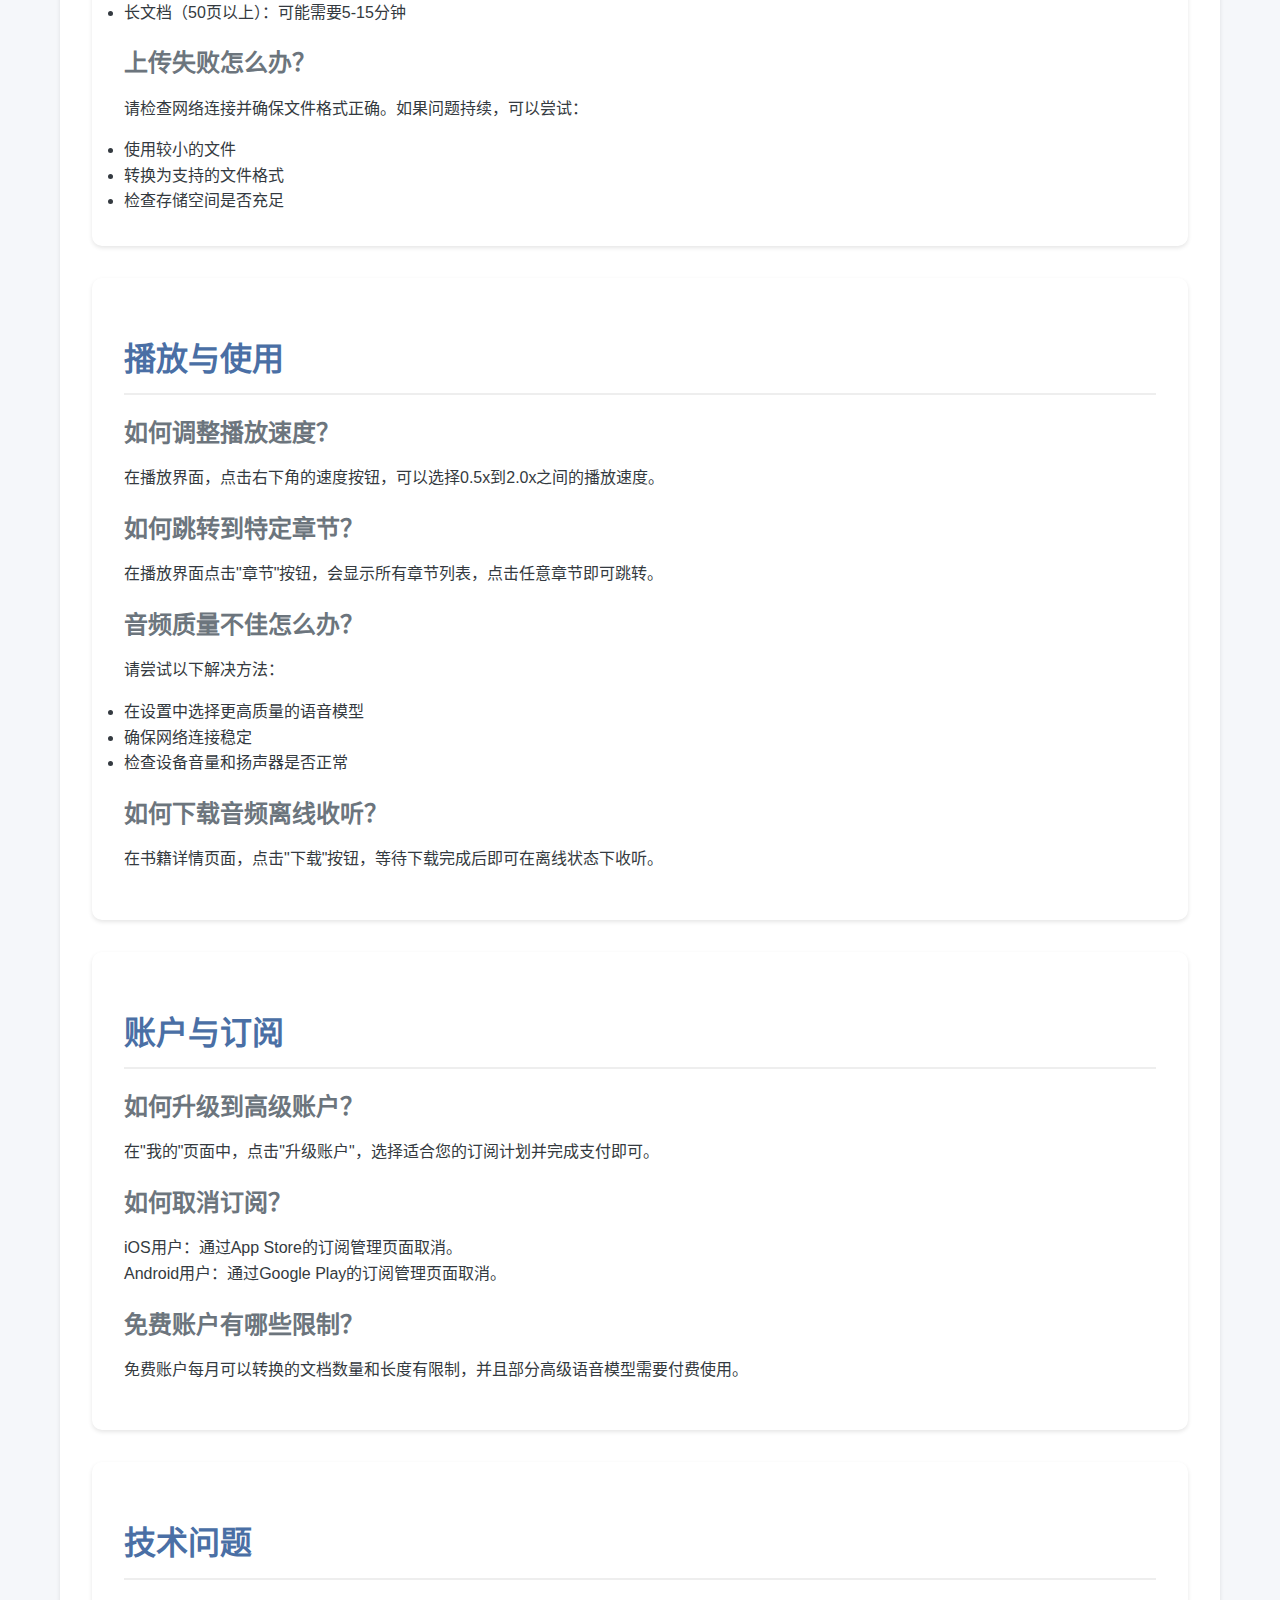
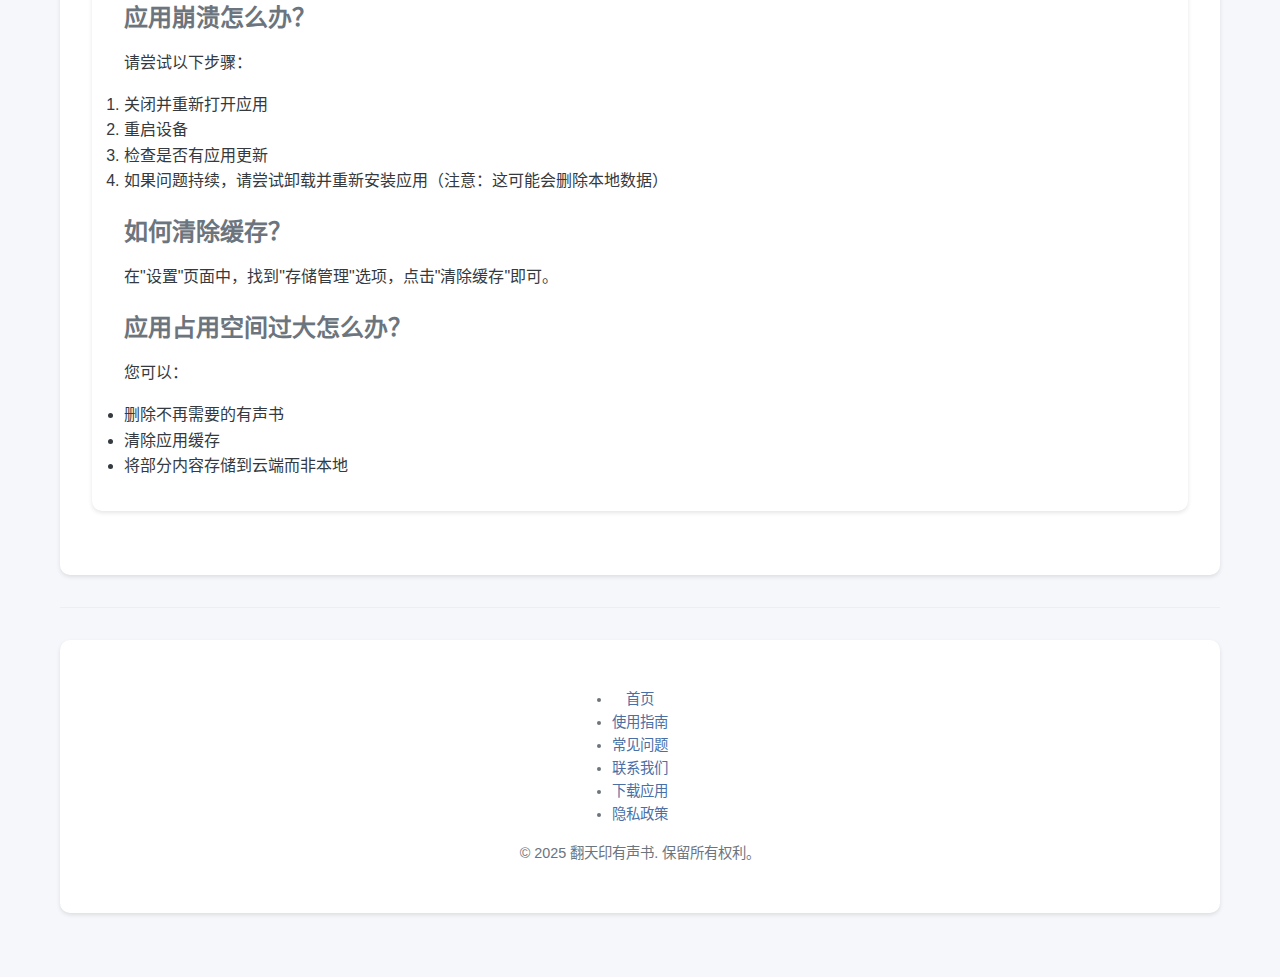
<file: faq.html>
<!DOCTYPE html>
<html lang="zh-CN">

<head>
    <meta charset="UTF-8">
    <meta name="viewport" content="width=device-width, initial-scale=1.0">
    <title>常见问题 - 翻天印有声书应用支持</title>
    <link rel="stylesheet" href="styles.css">
</head>

<body>
    <header>
        <div class="container">
            <div class="logo">
                <h1>翻天印有声书</h1>
            </div>
            <nav>
                <ul>
                    <li><a href="index.html">首页</a></li>
                    <li><a href="guide.html">使用指南</a></li>
                    <li><a href="faq.html">常见问题</a></li>
                    <li><a href="contact.html">联系我们</a></li>
                    <li><a href="download.html">下载应用</a></li>
                </ul>
            </nav>
        </div>
    </header>
    
    <main class="container">
        <h1>常见问题</h1>

    <div class="container">
        <h2>账户与登录</h2>

        <div class="question">
            <h3>如何注册账户？</h3>
            <p>打开翻天印有声书应用，点击"注册"按钮，填写您的邮箱、密码和其他必要信息，然后点击"创建账户"即可完成注册。</p>
        </div>

        <div class="question">
            <h3>忘记密码怎么办？</h3>
            <p>在登录页面点击"忘记密码"，输入您的注册邮箱，系统将发送重置密码的链接到您的邮箱。</p>
        </div>

        <div class="question">
            <h3>无法登录怎么办？</h3>
            <p>请检查：</p>
            <ul>
                <li>网络连接是否正常</li>
                <li>账号密码是否正确</li>
                <li>应用是否为最新版本</li>
            </ul>
            <p>如果问题仍然存在，请尝试重启应用或设备。</p>
        </div>
    </div>

    <div class="container">
        <h2>文档上传与转换</h2>

        <div class="question">
            <h3>支持哪些文件格式？</h3>
            <p>目前支持的文件格式包括：</p>
            <ul>
                <li>文本文件 (.txt)</li>
                <li>PDF文档 (.pdf)</li>
                <li>网页链接 (URL)</li>
            </ul>
        </div>

        <div class="question">
            <h3>文件大小有限制吗？</h3>
            <p>单个文件上传限制为50MB。对于较大的文件，建议分割后上传。</p>
        </div>

        <div class="question">
            <h3>转换过程需要多长时间？</h3>
            <p>转换时间取决于文档长度和服务器负载。一般情况下：</p>
            <ul>
                <li>短文档（小于10页）：1-2分钟</li>
                <li>中等文档（10-50页）：3-5分钟</li>
                <li>长文档（50页以上）：可能需要5-15分钟</li>
            </ul>
        </div>

        <div class="question">
            <h3>上传失败怎么办？</h3>
            <p>请检查网络连接并确保文件格式正确。如果问题持续，可以尝试：</p>
            <ul>
                <li>使用较小的文件</li>
                <li>转换为支持的文件格式</li>
                <li>检查存储空间是否充足</li>
            </ul>
        </div>
    </div>

    <div class="container">
        <h2>播放与使用</h2>

        <div class="question">
            <h3>如何调整播放速度？</h3>
            <p>在播放界面，点击右下角的速度按钮，可以选择0.5x到2.0x之间的播放速度。</p>
        </div>

        <div class="question">
            <h3>如何跳转到特定章节？</h3>
            <p>在播放界面点击"章节"按钮，会显示所有章节列表，点击任意章节即可跳转。</p>
        </div>

        <div class="question">
            <h3>音频质量不佳怎么办？</h3>
            <p>请尝试以下解决方法：</p>
            <ul>
                <li>在设置中选择更高质量的语音模型</li>
                <li>确保网络连接稳定</li>
                <li>检查设备音量和扬声器是否正常</li>
            </ul>
        </div>

        <div class="question">
            <h3>如何下载音频离线收听？</h3>
            <p>在书籍详情页面，点击"下载"按钮，等待下载完成后即可在离线状态下收听。</p>
        </div>
    </div>

    <div class="container">
        <h2>账户与订阅</h2>

        <div class="question">
            <h3>如何升级到高级账户？</h3>
            <p>在"我的"页面中，点击"升级账户"，选择适合您的订阅计划并完成支付即可。</p>
        </div>

        <div class="question">
            <h3>如何取消订阅？</h3>
            <p>iOS用户：通过App Store的订阅管理页面取消。<br>
                Android用户：通过Google Play的订阅管理页面取消。</p>
        </div>

        <div class="question">
            <h3>免费账户有哪些限制？</h3>
            <p>免费账户每月可以转换的文档数量和长度有限制，并且部分高级语音模型需要付费使用。</p>
        </div>
    </div>

    <div class="container">
        <h2>技术问题</h2>

        <div class="question">
            <h3>应用崩溃怎么办？</h3>
            <p>请尝试以下步骤：</p>
            <ol>
                <li>关闭并重新打开应用</li>
                <li>重启设备</li>
                <li>检查是否有应用更新</li>
                <li>如果问题持续，请尝试卸载并重新安装应用（注意：这可能会删除本地数据）</li>
            </ol>
        </div>

        <div class="question">
            <h3>如何清除缓存？</h3>
            <p>在"设置"页面中，找到"存储管理"选项，点击"清除缓存"即可。</p>
        </div>

        <div class="question">
            <h3>应用占用空间过大怎么办？</h3>
            <p>您可以：</p>
            <ul>
                <li>删除不再需要的有声书</li>
                <li>清除应用缓存</li>
                <li>将部分内容存储到云端而非本地</li>
            </ul>
        </div>
    </div>

    </main>

    <footer>
        <div class="container">
            <div class="footer-links">
                <ul>
                    <li><a href="index.html">首页</a></li>
                    <li><a href="guide.html">使用指南</a></li>
                    <li><a href="faq.html">常见问题</a></li>
                    <li><a href="contact.html">联系我们</a></li>
                    <li><a href="download.html">下载应用</a></li>
                    <li><a href="privacy-policy.html">隐私政策</a></li>
                </ul>
            </div>
            <p class="copyright">&copy; 2025 翻天印有声书. 保留所有权利。</p>
        </div>
    </footer>
    <script src="scripts.js"></script>
</body>

</html>
</file>
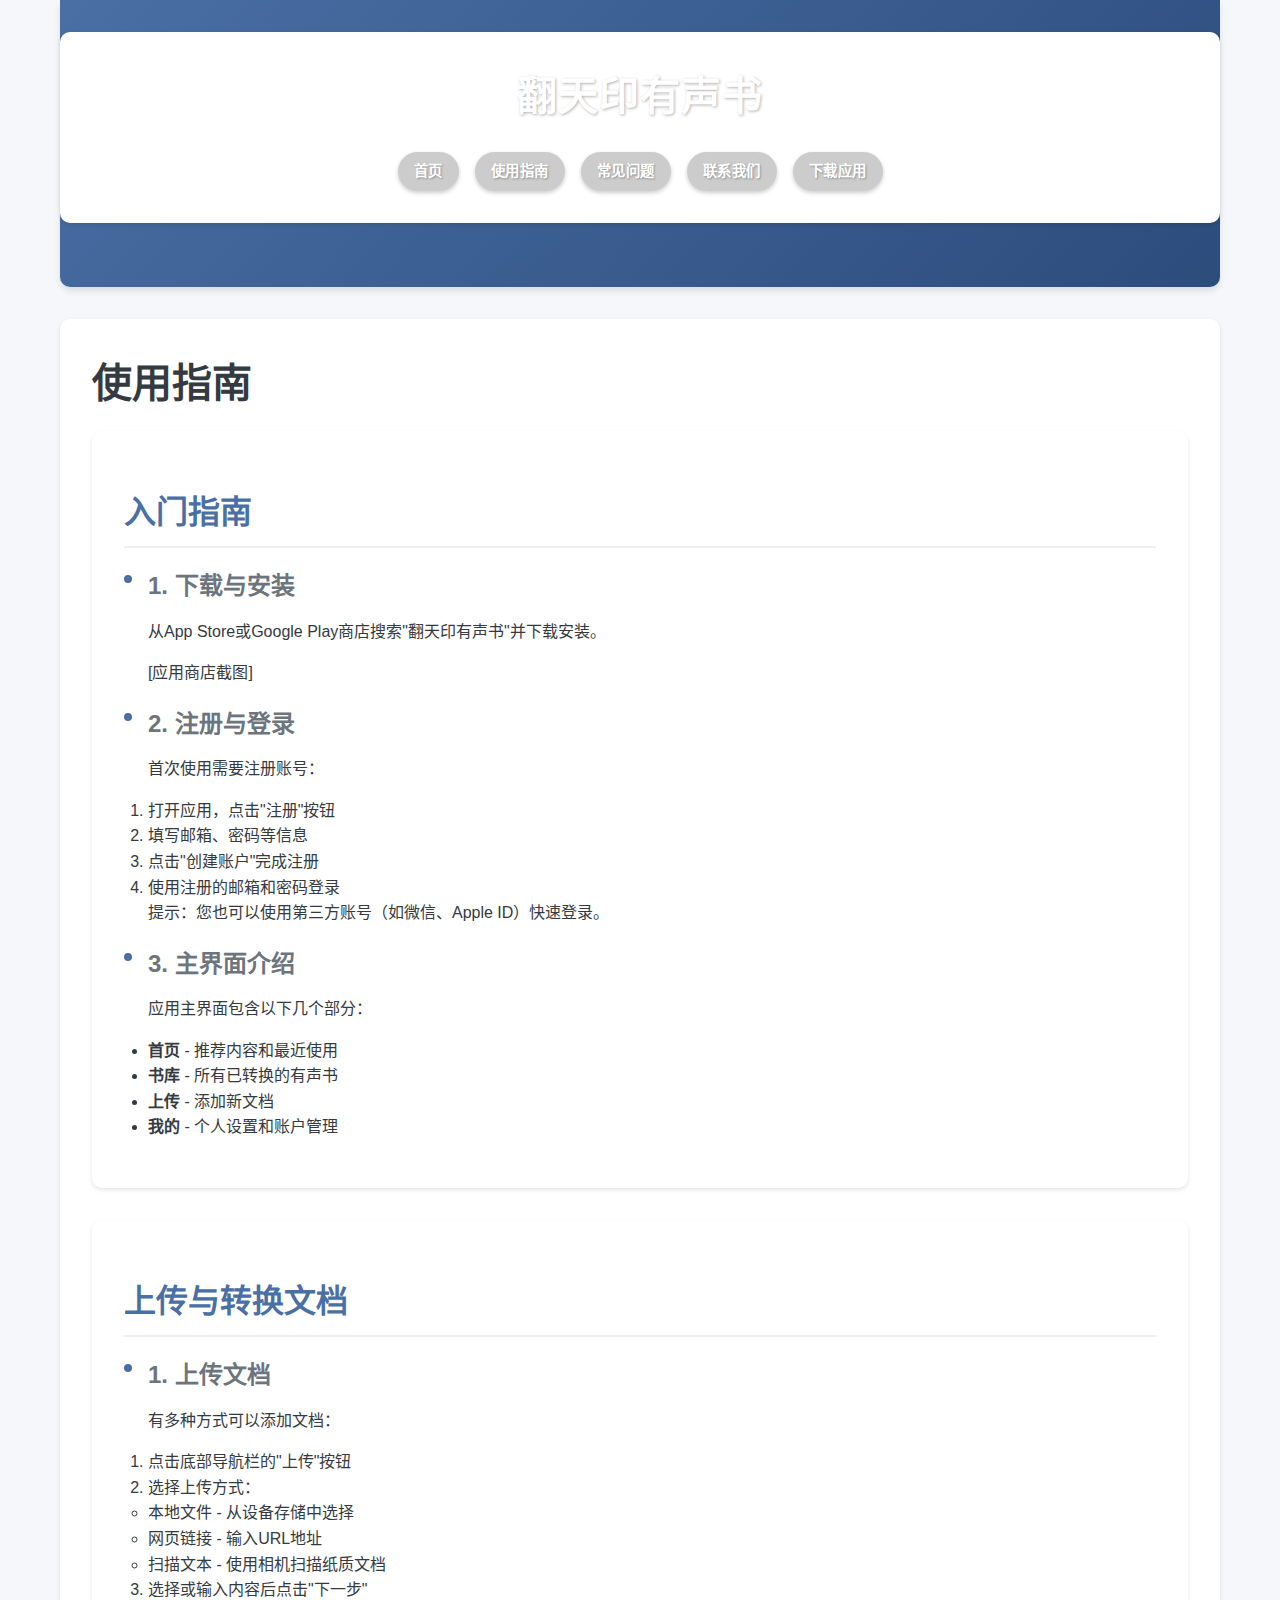
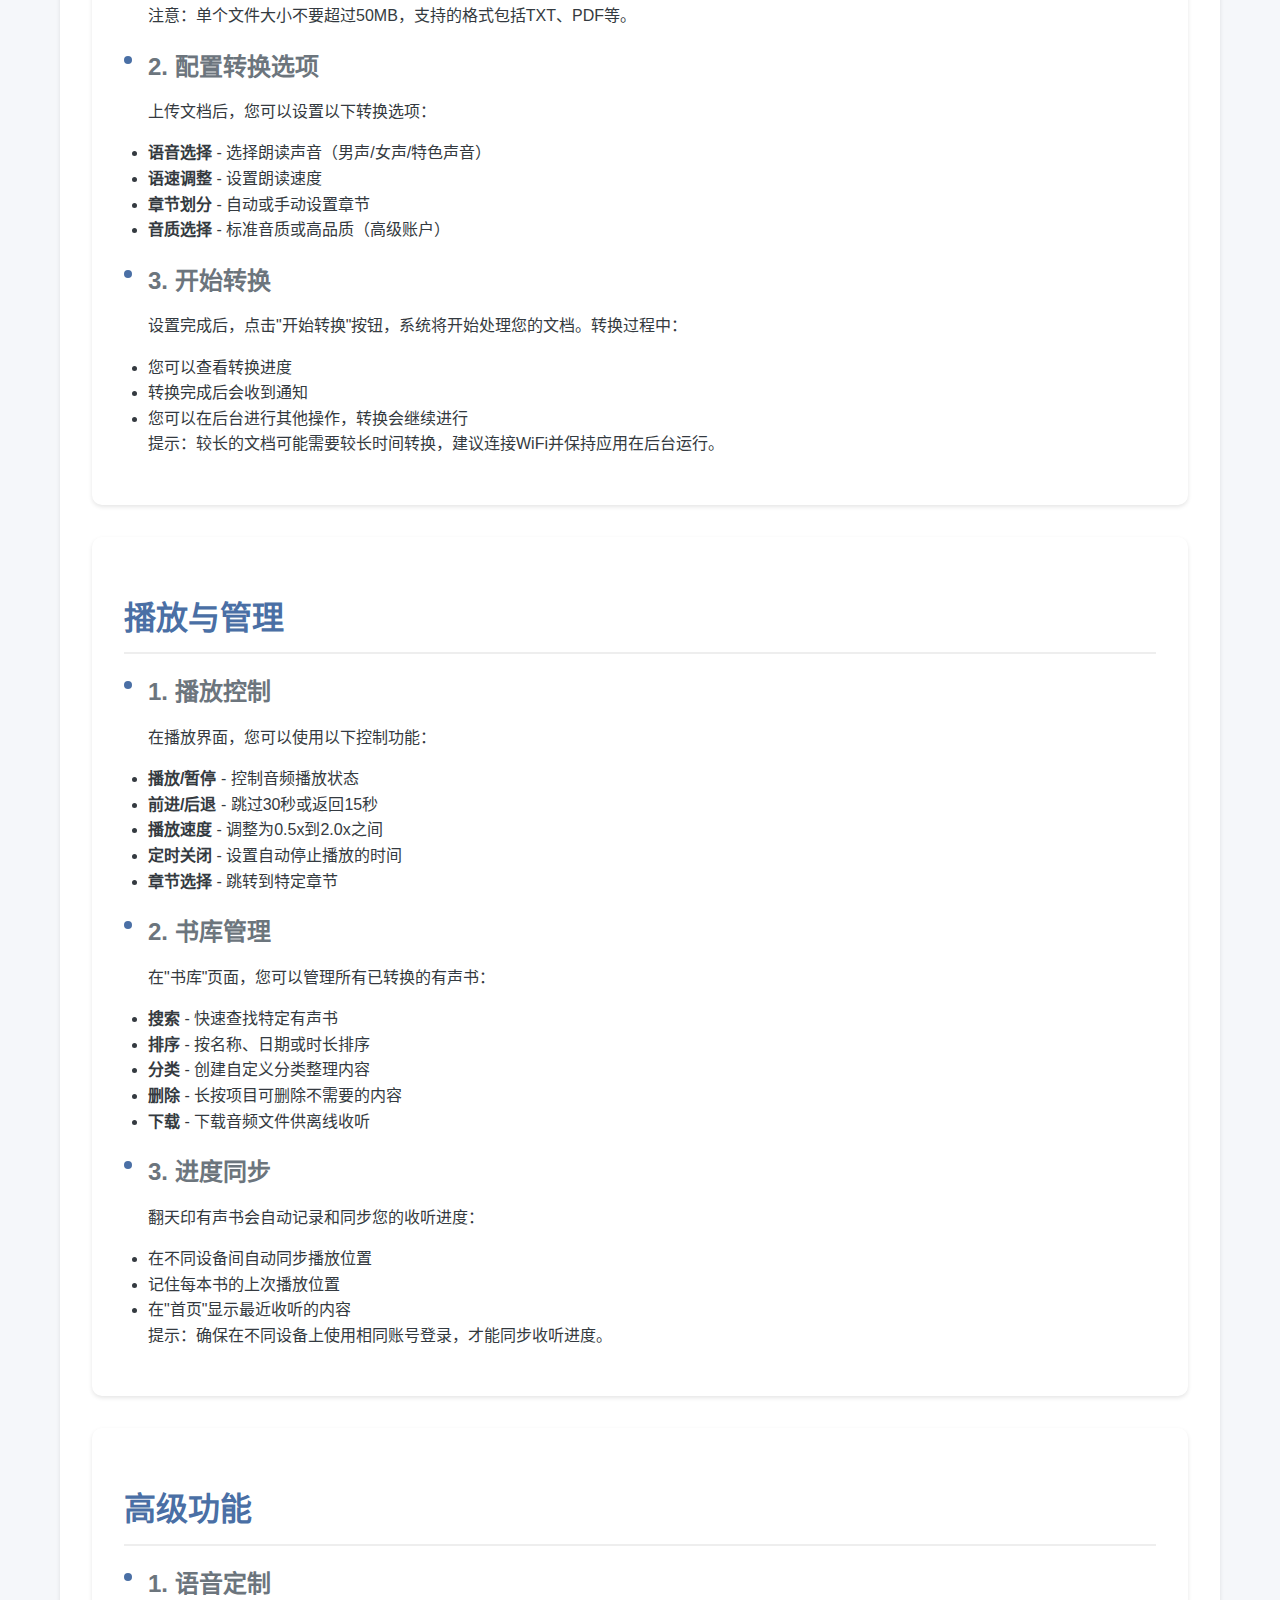
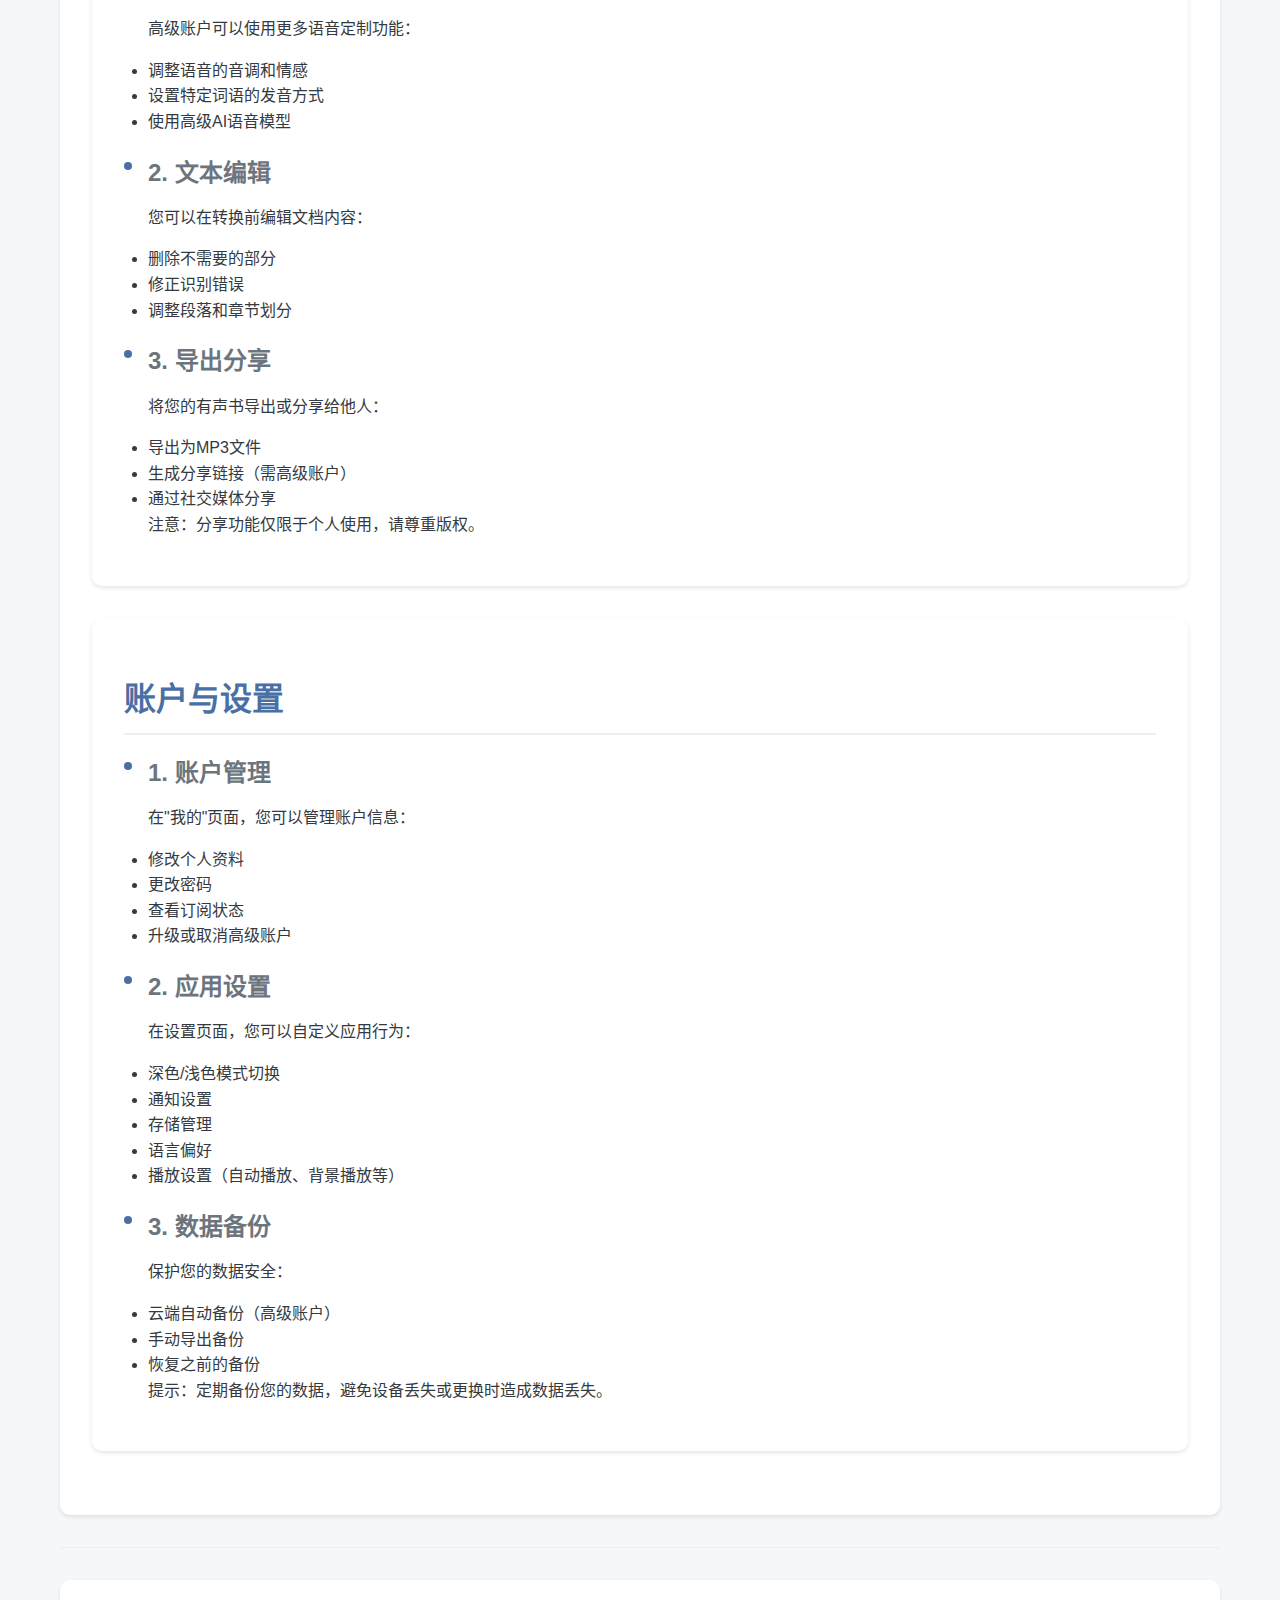
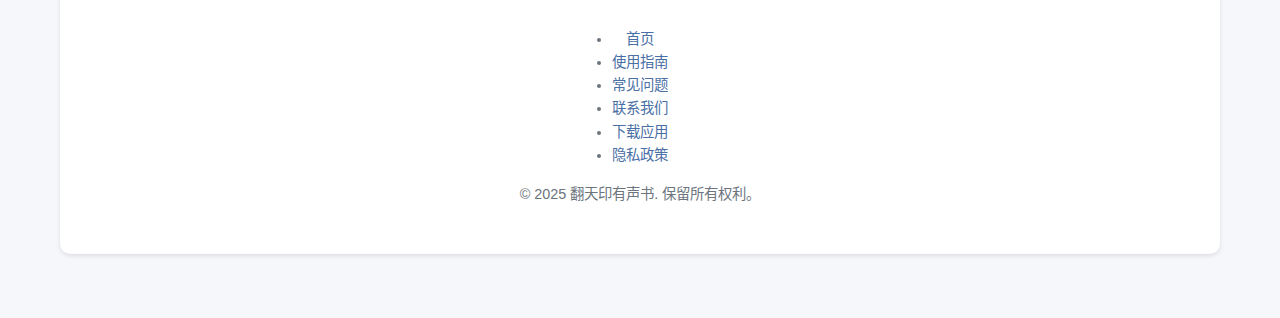
<file: guide.html>
<!DOCTYPE html>
<html lang="zh-CN">

<head>
    <meta charset="UTF-8">
    <meta name="viewport" content="width=device-width, initial-scale=1.0">
    <title>使用指南 - 翻天印有声书应用支持</title>
    <link rel="stylesheet" href="styles.css">
</head>

<body>
    <header>
        <div class="container">
            <div class="logo">
                <h1>翻天印有声书</h1>
            </div>
            <nav>
                <ul>
                    <li><a href="index.html">首页</a></li>
                    <li><a href="guide.html">使用指南</a></li>
                    <li><a href="faq.html">常见问题</a></li>
                    <li><a href="contact.html">联系我们</a></li>
                    <li><a href="download.html">下载应用</a></li>
                </ul>
            </nav>
        </div>
    </header>
    
    <main class="container">
        <h1>使用指南</h1>

    <div class="container">
        <h2>入门指南</h2>

        <div class="step">
            <h3>1. 下载与安装</h3>
            <p>从App Store或Google Play商店搜索"翻天印有声书"并下载安装。</p>
            <div class="image-placeholder">[应用商店截图]</div>
        </div>

        <div class="step">
            <h3>2. 注册与登录</h3>
            <p>首次使用需要注册账号：</p>
            <ol>
                <li>打开应用，点击"注册"按钮</li>
                <li>填写邮箱、密码等信息</li>
                <li>点击"创建账户"完成注册</li>
                <li>使用注册的邮箱和密码登录</li>
            </ol>
            <div class="tip">提示：您也可以使用第三方账号（如微信、Apple ID）快速登录。</div>
        </div>

        <div class="step">
            <h3>3. 主界面介绍</h3>
            <p>应用主界面包含以下几个部分：</p>
            <ul>
                <li><strong>首页</strong> - 推荐内容和最近使用</li>
                <li><strong>书库</strong> - 所有已转换的有声书</li>
                <li><strong>上传</strong> - 添加新文档</li>
                <li><strong>我的</strong> - 个人设置和账户管理</li>
            </ul>
        </div>
    </div>

    <div class="container">
        <h2>上传与转换文档</h2>

        <div class="step">
            <h3>1. 上传文档</h3>
            <p>有多种方式可以添加文档：</p>
            <ol>
                <li>点击底部导航栏的"上传"按钮</li>
                <li>选择上传方式：
                    <ul>
                        <li>本地文件 - 从设备存储中选择</li>
                        <li>网页链接 - 输入URL地址</li>
                        <li>扫描文本 - 使用相机扫描纸质文档</li>
                    </ul>
                </li>
                <li>选择或输入内容后点击"下一步"</li>
            </ol>
            <div class="warning">注意：单个文件大小不要超过50MB，支持的格式包括TXT、PDF等。</div>
        </div>

        <div class="step">
            <h3>2. 配置转换选项</h3>
            <p>上传文档后，您可以设置以下转换选项：</p>
            <ul>
                <li><strong>语音选择</strong> - 选择朗读声音（男声/女声/特色声音）</li>
                <li><strong>语速调整</strong> - 设置朗读速度</li>
                <li><strong>章节划分</strong> - 自动或手动设置章节</li>
                <li><strong>音质选择</strong> - 标准音质或高品质（高级账户）</li>
            </ul>
        </div>

        <div class="step">
            <h3>3. 开始转换</h3>
            <p>设置完成后，点击"开始转换"按钮，系统将开始处理您的文档。转换过程中：</p>
            <ul>
                <li>您可以查看转换进度</li>
                <li>转换完成后会收到通知</li>
                <li>您可以在后台进行其他操作，转换会继续进行</li>
            </ul>
            <div class="tip">提示：较长的文档可能需要较长时间转换，建议连接WiFi并保持应用在后台运行。</div>
        </div>
    </div>

    <div class="container">
        <h2>播放与管理</h2>

        <div class="step">
            <h3>1. 播放控制</h3>
            <p>在播放界面，您可以使用以下控制功能：</p>
            <ul>
                <li><strong>播放/暂停</strong> - 控制音频播放状态</li>
                <li><strong>前进/后退</strong> - 跳过30秒或返回15秒</li>
                <li><strong>播放速度</strong> - 调整为0.5x到2.0x之间</li>
                <li><strong>定时关闭</strong> - 设置自动停止播放的时间</li>
                <li><strong>章节选择</strong> - 跳转到特定章节</li>
            </ul>
        </div>

        <div class="step">
            <h3>2. 书库管理</h3>
            <p>在"书库"页面，您可以管理所有已转换的有声书：</p>
            <ul>
                <li><strong>搜索</strong> - 快速查找特定有声书</li>
                <li><strong>排序</strong> - 按名称、日期或时长排序</li>
                <li><strong>分类</strong> - 创建自定义分类整理内容</li>
                <li><strong>删除</strong> - 长按项目可删除不需要的内容</li>
                <li><strong>下载</strong> - 下载音频文件供离线收听</li>
            </ul>
        </div>

        <div class="step">
            <h3>3. 进度同步</h3>
            <p>翻天印有声书会自动记录和同步您的收听进度：</p>
            <ul>
                <li>在不同设备间自动同步播放位置</li>
                <li>记住每本书的上次播放位置</li>
                <li>在"首页"显示最近收听的内容</li>
            </ul>
            <div class="tip">提示：确保在不同设备上使用相同账号登录，才能同步收听进度。</div>
        </div>
    </div>

    <div class="container">
        <h2>高级功能</h2>

        <div class="step">
            <h3>1. 语音定制</h3>
            <p>高级账户可以使用更多语音定制功能：</p>
            <ul>
                <li>调整语音的音调和情感</li>
                <li>设置特定词语的发音方式</li>
                <li>使用高级AI语音模型</li>
            </ul>
        </div>

        <div class="step">
            <h3>2. 文本编辑</h3>
            <p>您可以在转换前编辑文档内容：</p>
            <ul>
                <li>删除不需要的部分</li>
                <li>修正识别错误</li>
                <li>调整段落和章节划分</li>
            </ul>
        </div>

        <div class="step">
            <h3>3. 导出分享</h3>
            <p>将您的有声书导出或分享给他人：</p>
            <ul>
                <li>导出为MP3文件</li>
                <li>生成分享链接（需高级账户）</li>
                <li>通过社交媒体分享</li>
            </ul>
            <div class="warning">注意：分享功能仅限于个人使用，请尊重版权。</div>
        </div>
    </div>

    <div class="container">
        <h2>账户与设置</h2>

        <div class="step">
            <h3>1. 账户管理</h3>
            <p>在"我的"页面，您可以管理账户信息：</p>
            <ul>
                <li>修改个人资料</li>
                <li>更改密码</li>
                <li>查看订阅状态</li>
                <li>升级或取消高级账户</li>
            </ul>
        </div>

        <div class="step">
            <h3>2. 应用设置</h3>
            <p>在设置页面，您可以自定义应用行为：</p>
            <ul>
                <li>深色/浅色模式切换</li>
                <li>通知设置</li>
                <li>存储管理</li>
                <li>语言偏好</li>
                <li>播放设置（自动播放、背景播放等）</li>
            </ul>
        </div>

        <div class="step">
            <h3>3. 数据备份</h3>
            <p>保护您的数据安全：</p>
            <ul>
                <li>云端自动备份（高级账户）</li>
                <li>手动导出备份</li>
                <li>恢复之前的备份</li>
            </ul>
            <div class="tip">提示：定期备份您的数据，避免设备丢失或更换时造成数据丢失。</div>
        </div>
    </div>

    </main>

    <footer>
        <div class="container">
            <div class="footer-links">
                <ul>
                    <li><a href="index.html">首页</a></li>
                    <li><a href="guide.html">使用指南</a></li>
                    <li><a href="faq.html">常见问题</a></li>
                    <li><a href="contact.html">联系我们</a></li>
                    <li><a href="download.html">下载应用</a></li>
                    <li><a href="privacy-policy.html">隐私政策</a></li>
                </ul>
            </div>
            <p class="copyright">&copy; 2025 翻天印有声书. 保留所有权利。</p>
        </div>
    </footer>
    <script src="scripts.js"></script>
</body>

</html>
</file>
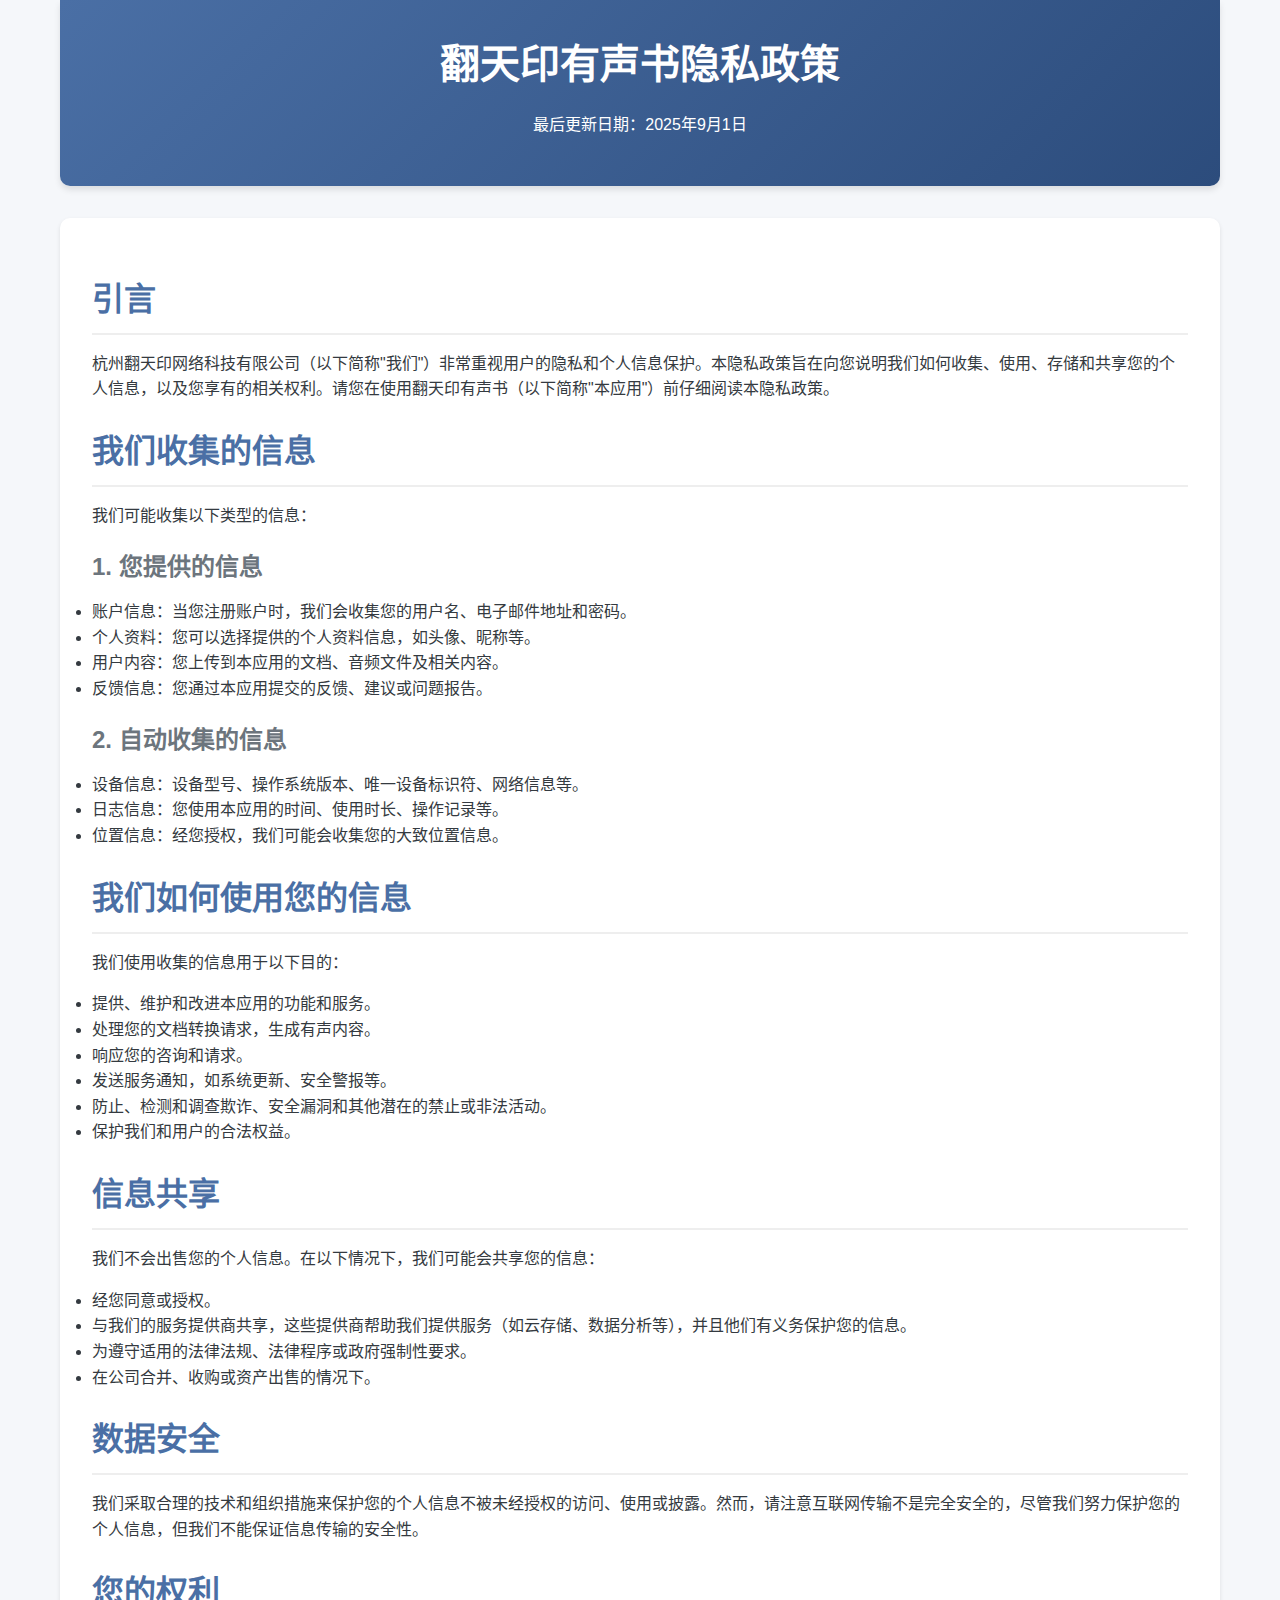
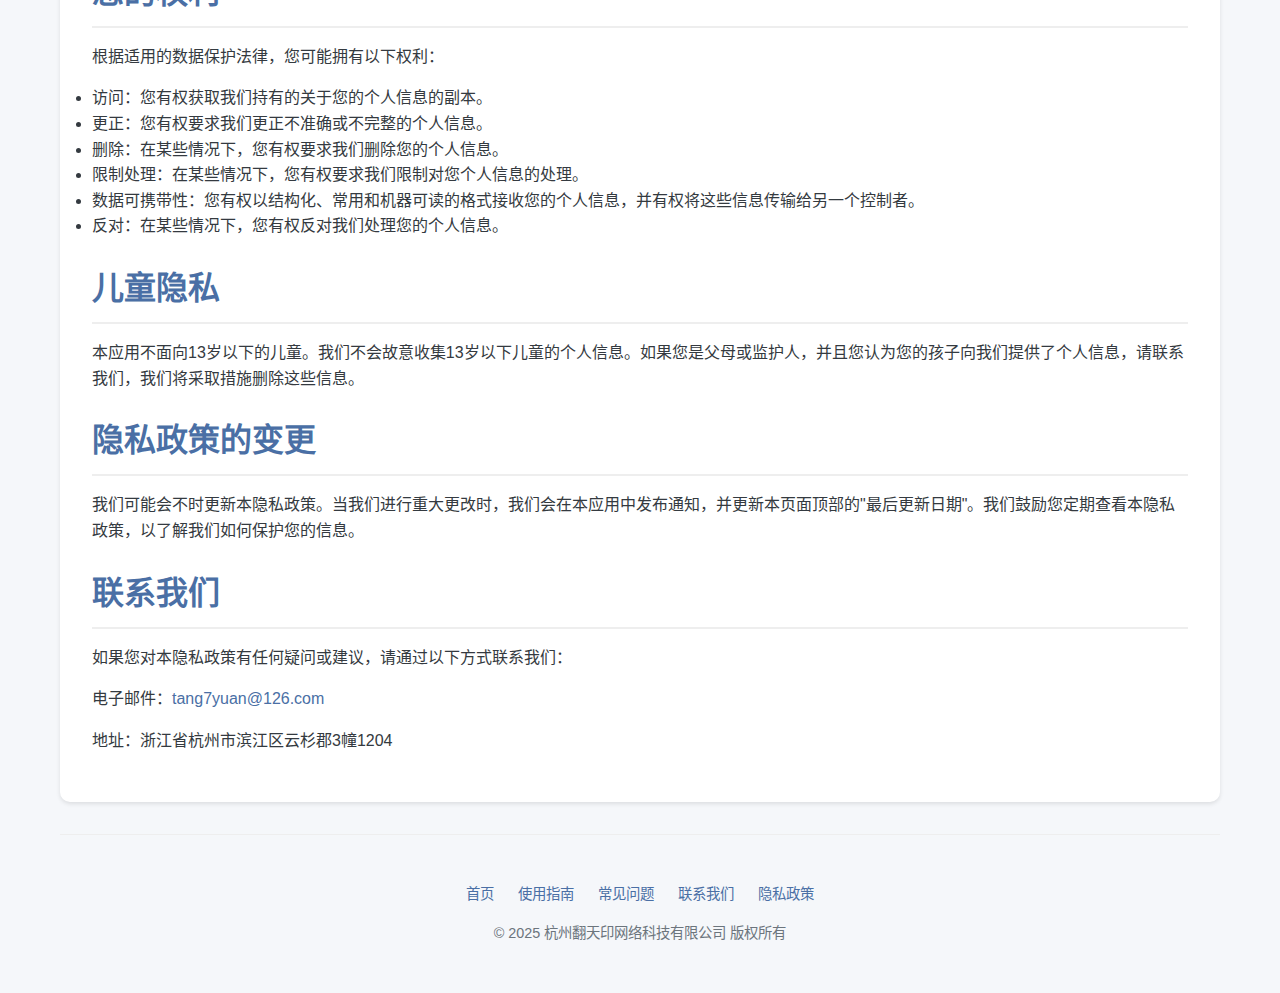
<file: privacy-policy.html>
<!DOCTYPE html>
<html lang="zh-CN">

<head>
    <meta charset="UTF-8">
    <meta name="viewport" content="width=device-width, initial-scale=1.0">
    <title>隐私政策 - 翻天印有声书</title>
    <link rel="stylesheet" href="styles.css">
</head>

<body>
    <header>
        <h1>翻天印有声书隐私政策</h1>
        <p>最后更新日期：2025年9月1日</p>
    </header>

    <div class="container">
        <h2>引言</h2>
        <p>杭州翻天印网络科技有限公司（以下简称"我们"）非常重视用户的隐私和个人信息保护。本隐私政策旨在向您说明我们如何收集、使用、存储和共享您的个人信息，以及您享有的相关权利。请您在使用翻天印有声书（以下简称"本应用"）前仔细阅读本隐私政策。
        </p>

        <h2>我们收集的信息</h2>
        <p>我们可能收集以下类型的信息：</p>
        <h3>1. 您提供的信息</h3>
        <ul>
            <li>账户信息：当您注册账户时，我们会收集您的用户名、电子邮件地址和密码。</li>
            <li>个人资料：您可以选择提供的个人资料信息，如头像、昵称等。</li>
            <li>用户内容：您上传到本应用的文档、音频文件及相关内容。</li>
            <li>反馈信息：您通过本应用提交的反馈、建议或问题报告。</li>
        </ul>

        <h3>2. 自动收集的信息</h3>
        <ul>
            <li>设备信息：设备型号、操作系统版本、唯一设备标识符、网络信息等。</li>
            <li>日志信息：您使用本应用的时间、使用时长、操作记录等。</li>
            <li>位置信息：经您授权，我们可能会收集您的大致位置信息。</li>
        </ul>

        <h2>我们如何使用您的信息</h2>
        <p>我们使用收集的信息用于以下目的：</p>
        <ul>
            <li>提供、维护和改进本应用的功能和服务。</li>
            <li>处理您的文档转换请求，生成有声内容。</li>
            <li>响应您的咨询和请求。</li>
            <li>发送服务通知，如系统更新、安全警报等。</li>
            <li>防止、检测和调查欺诈、安全漏洞和其他潜在的禁止或非法活动。</li>
            <li>保护我们和用户的合法权益。</li>
        </ul>

        <h2>信息共享</h2>
        <p>我们不会出售您的个人信息。在以下情况下，我们可能会共享您的信息：</p>
        <ul>
            <li>经您同意或授权。</li>
            <li>与我们的服务提供商共享，这些提供商帮助我们提供服务（如云存储、数据分析等），并且他们有义务保护您的信息。</li>
            <li>为遵守适用的法律法规、法律程序或政府强制性要求。</li>
            <li>在公司合并、收购或资产出售的情况下。</li>
        </ul>

        <h2>数据安全</h2>
        <p>我们采取合理的技术和组织措施来保护您的个人信息不被未经授权的访问、使用或披露。然而，请注意互联网传输不是完全安全的，尽管我们努力保护您的个人信息，但我们不能保证信息传输的安全性。</p>

        <h2>您的权利</h2>
        <p>根据适用的数据保护法律，您可能拥有以下权利：</p>
        <ul>
            <li>访问：您有权获取我们持有的关于您的个人信息的副本。</li>
            <li>更正：您有权要求我们更正不准确或不完整的个人信息。</li>
            <li>删除：在某些情况下，您有权要求我们删除您的个人信息。</li>
            <li>限制处理：在某些情况下，您有权要求我们限制对您个人信息的处理。</li>
            <li>数据可携带性：您有权以结构化、常用和机器可读的格式接收您的个人信息，并有权将这些信息传输给另一个控制者。</li>
            <li>反对：在某些情况下，您有权反对我们处理您的个人信息。</li>
        </ul>

        <h2>儿童隐私</h2>
        <p>本应用不面向13岁以下的儿童。我们不会故意收集13岁以下儿童的个人信息。如果您是父母或监护人，并且您认为您的孩子向我们提供了个人信息，请联系我们，我们将采取措施删除这些信息。</p>

        <h2>隐私政策的变更</h2>
        <p>我们可能会不时更新本隐私政策。当我们进行重大更改时，我们会在本应用中发布通知，并更新本页面顶部的"最后更新日期"。我们鼓励您定期查看本隐私政策，以了解我们如何保护您的信息。</p>

        <h2>联系我们</h2>
        <p>如果您对本隐私政策有任何疑问或建议，请通过以下方式联系我们：</p>
        <p>电子邮件：<a href="mailto:tang7yuan@126.com">tang7yuan@126.com</a></p>
        <p>地址：浙江省杭州市滨江区云杉郡3幢1204</p>
    </div>

    <footer>
        <div class="footer-links">
            <a href="index.html">首页</a>
            <a href="guide.html">使用指南</a>
            <a href="faq.html">常见问题</a>
            <a href="contact.html">联系我们</a>
            <a href="privacy-policy.html">隐私政策</a>
        </div>
        <p>&copy; 2025 杭州翻天印网络科技有限公司 版权所有</p>
    </footer>
    <script src="scripts.js"></script>
</body>

</html>
</file>
<file: styles.css>
/* 翻天印有声书应用支持网站样式 */

/* 下载页面样式 */
.download-section {
  display: flex;
  justify-content: space-around;
  flex-wrap: wrap;
  margin: 2rem 0;
  gap: 2rem;
}

.notice-box {
  background-color: #fff3cd;
  border: 1px solid #ffeeba;
  border-radius: 8px;
  padding: 1rem;
  margin: 1rem 0;
  color: #856404;
}

.small-text {
  font-size: 0.9rem;
  color: var(--secondary-color);
  font-style: italic;
}

.qrcode-container {
  text-align: center;
  background-color: #f8f9fa;
  padding: 1.5rem;
  border-radius: 10px;
  box-shadow: 0 2px 8px rgba(0, 0, 0, 0.1);
  transition: transform 0.3s, box-shadow 0.3s;
  width: 250px;
}

.qrcode-container:hover {
  transform: translateY(-5px);
  box-shadow: 0 5px 15px rgba(0, 0, 0, 0.15);
}

.qrcode {
  margin: 1rem auto;
  padding: 10px;
  background-color: white;
  border-radius: 8px;
  box-shadow: 0 1px 3px rgba(0, 0, 0, 0.1);
  display: inline-block;
}

.app-features {
  margin: 2.5rem 0;
}

.app-features ul {
  display: grid;
  grid-template-columns: repeat(auto-fill, minmax(250px, 1fr));
  gap: 1rem;
  list-style-position: inside;
  margin-top: 1rem;
}

.system-requirements {
  background-color: #f8f9fa;
  padding: 1.5rem;
  border-radius: 10px;
  margin-top: 2rem;
}

.requirements-grid {
  display: grid;
  grid-template-columns: repeat(auto-fit, minmax(250px, 1fr));
  gap: 2rem;
  margin-top: 1rem;
}

.requirements-grid h4 {
  color: var(--primary-color);
  margin-bottom: 0.5rem;
  font-size: 1.2rem;
}

:root {
  --primary-color: #4a6fa5;
  --secondary-color: #6c757d;
  --accent-color: #e63946;
  --light-color: #f8f9fa;
  --dark-color: #343a40;
  --success-color: #28a745;
  --font-main: 'Helvetica Neue', Arial, sans-serif;
}

* {
  box-sizing: border-box;
  margin: 0;
  padding: 0;
}

body {
  font-family: var(--font-main);
  line-height: 1.6;
  color: var(--dark-color);
  background-color: #f5f7fa;
  max-width: 1200px;
  margin: 0 auto;
  padding: 0 20px;
}

header {
  background: linear-gradient(135deg, var(--primary-color), #2c4c7c);
  color: white;
  padding: 2rem 0;
  text-align: center;
  border-radius: 0 0 10px 10px;
  margin-bottom: 2rem;
  box-shadow: 0 4px 6px rgba(0, 0, 0, 0.1);
}

h1 {
  font-size: 2.5rem;
  margin-bottom: 1rem;
}

h2 {
  font-size: 2rem;
  color: var(--primary-color);
  margin: 1.5rem 0 1rem 0;
  padding-bottom: 0.5rem;
  border-bottom: 2px solid #eee;
}

h3 {
  font-size: 1.5rem;
  color: var(--secondary-color);
  margin: 1.2rem 0 0.8rem 0;
}

p {
  margin-bottom: 1rem;
}

.logo {
  display: flex;
  justify-content: center;
  align-items: center;
  margin-bottom: 1rem;
}

.logo h1 {
  margin-bottom: 0;
  text-shadow: 1px 1px 3px rgba(0, 0, 0, 0.3);
  font-weight: 700;
  letter-spacing: 1px;
}

a {
  color: var(--primary-color);
  text-decoration: none;
  transition: color 0.3s;
}

a:hover {
  color: var(--accent-color);
  text-decoration: underline;
}

.container {
  background-color: white;
  padding: 2rem;
  border-radius: 10px;
  box-shadow: 0 2px 4px rgba(0, 0, 0, 0.1);
  margin-bottom: 2rem;
}

.button {
  display: inline-block;
  background-color: var(--primary-color);
  color: white;
  padding: 0.5rem 1.5rem;
  border-radius: 4px;
  text-decoration: none;
  transition: background-color 0.3s;
  margin-top: 1rem;
  border: none;
  cursor: pointer;
  font-size: 1rem;
}

.button:hover {
  background-color: #3a5a80;
  text-decoration: none;
  color: white;
}

.button.secondary {
  background-color: var(--secondary-color);
}

.button.secondary:hover {
  background-color: #5a6268;
}

footer {
  text-align: center;
  padding: 2rem 0;
  color: var(--secondary-color);
  font-size: 0.9rem;
  border-top: 1px solid #eee;
  margin-top: 2rem;
}

.footer-links {
  display: flex;
  justify-content: center;
  gap: 1.5rem;
  margin: 1rem 0;
}

.faq-item {
  margin-bottom: 1.5rem;
  border-bottom: 1px solid #eee;
  padding-bottom: 1.5rem;
}

.faq-item:last-child {
  border-bottom: none;
}

.faq-question {
  font-weight: bold;
  color: var(--primary-color);
  margin-bottom: 0.5rem;
  font-size: 1.1rem;
}

.contact-form {
  display: grid;
  gap: 1rem;
  max-width: 600px;
  margin: 0 auto;
}

.form-group {
  display: flex;
  flex-direction: column;
}

label {
  margin-bottom: 0.5rem;
  font-weight: bold;
}

input,
textarea,
select {
  padding: 0.8rem;
  border: 1px solid #ddd;
  border-radius: 4px;
  font-family: inherit;
  font-size: 1rem;
}

textarea {
  min-height: 150px;
}

.guide-section {
  margin-bottom: 2.5rem;
}

.guide-section img {
  max-width: 100%;
  border-radius: 5px;
  margin: 1rem 0;
  box-shadow: 0 2px 4px rgba(0, 0, 0, 0.1);
}

.step {
  margin-bottom: 1rem;
  padding-left: 1.5rem;
  position: relative;
}

.step:before {
  content: "";
  position: absolute;
  left: 0;
  top: 8px;
  width: 8px;
  height: 8px;
  background-color: var(--primary-color);
  border-radius: 50%;
}

/* 导航栏样式 */
nav {
  margin-top: 1.5rem;
}

nav ul {
  display: flex;
  justify-content: center;
  list-style: none;
  gap: 1rem;
}

nav li {
  position: relative;
}

nav a {
  color: white;
  font-weight: 600;
  padding: 0.5rem 1rem;
  border-radius: 20px;
  transition: all 0.3s ease;
  display: inline-block;
  text-transform: uppercase;
  font-size: 0.9rem;
  letter-spacing: 0.5px;
  background-color: rgba(0, 0, 0, 0.2);
  box-shadow: 0 2px 4px rgba(0, 0, 0, 0.2);
  text-shadow: 1px 1px 2px rgba(0, 0, 0, 0.3);
}

nav a:hover {
  background-color: var(--accent-color);
  color: white;
  text-decoration: none;
  transform: translateY(-2px);
  box-shadow: 0 4px 8px rgba(0, 0, 0, 0.2);
}

nav a::after {
  content: '';
  position: absolute;
  width: 0;
  height: 2px;
  bottom: -2px;
  left: 50%;
  background-color: white;
  transition: all 0.3s ease;
  transform: translateX(-50%);
}

nav a:hover::after {
  width: 70%;
}

/* 响应式设计 */
@media (max-width: 768px) {
  body {
    padding: 0 15px;
  }

  h1 {
    font-size: 2rem;
  }

  h2 {
    font-size: 1.7rem;
  }

  .container {
    padding: 1.5rem;
  }

  nav ul {
    flex-wrap: wrap;
    justify-content: center;
  }

  nav a {
    font-size: 0.8rem;
    padding: 0.4rem 0.8rem;
  }

  .footer-links {
    flex-direction: column;
    gap: 0.8rem;
  }
}
</file>
